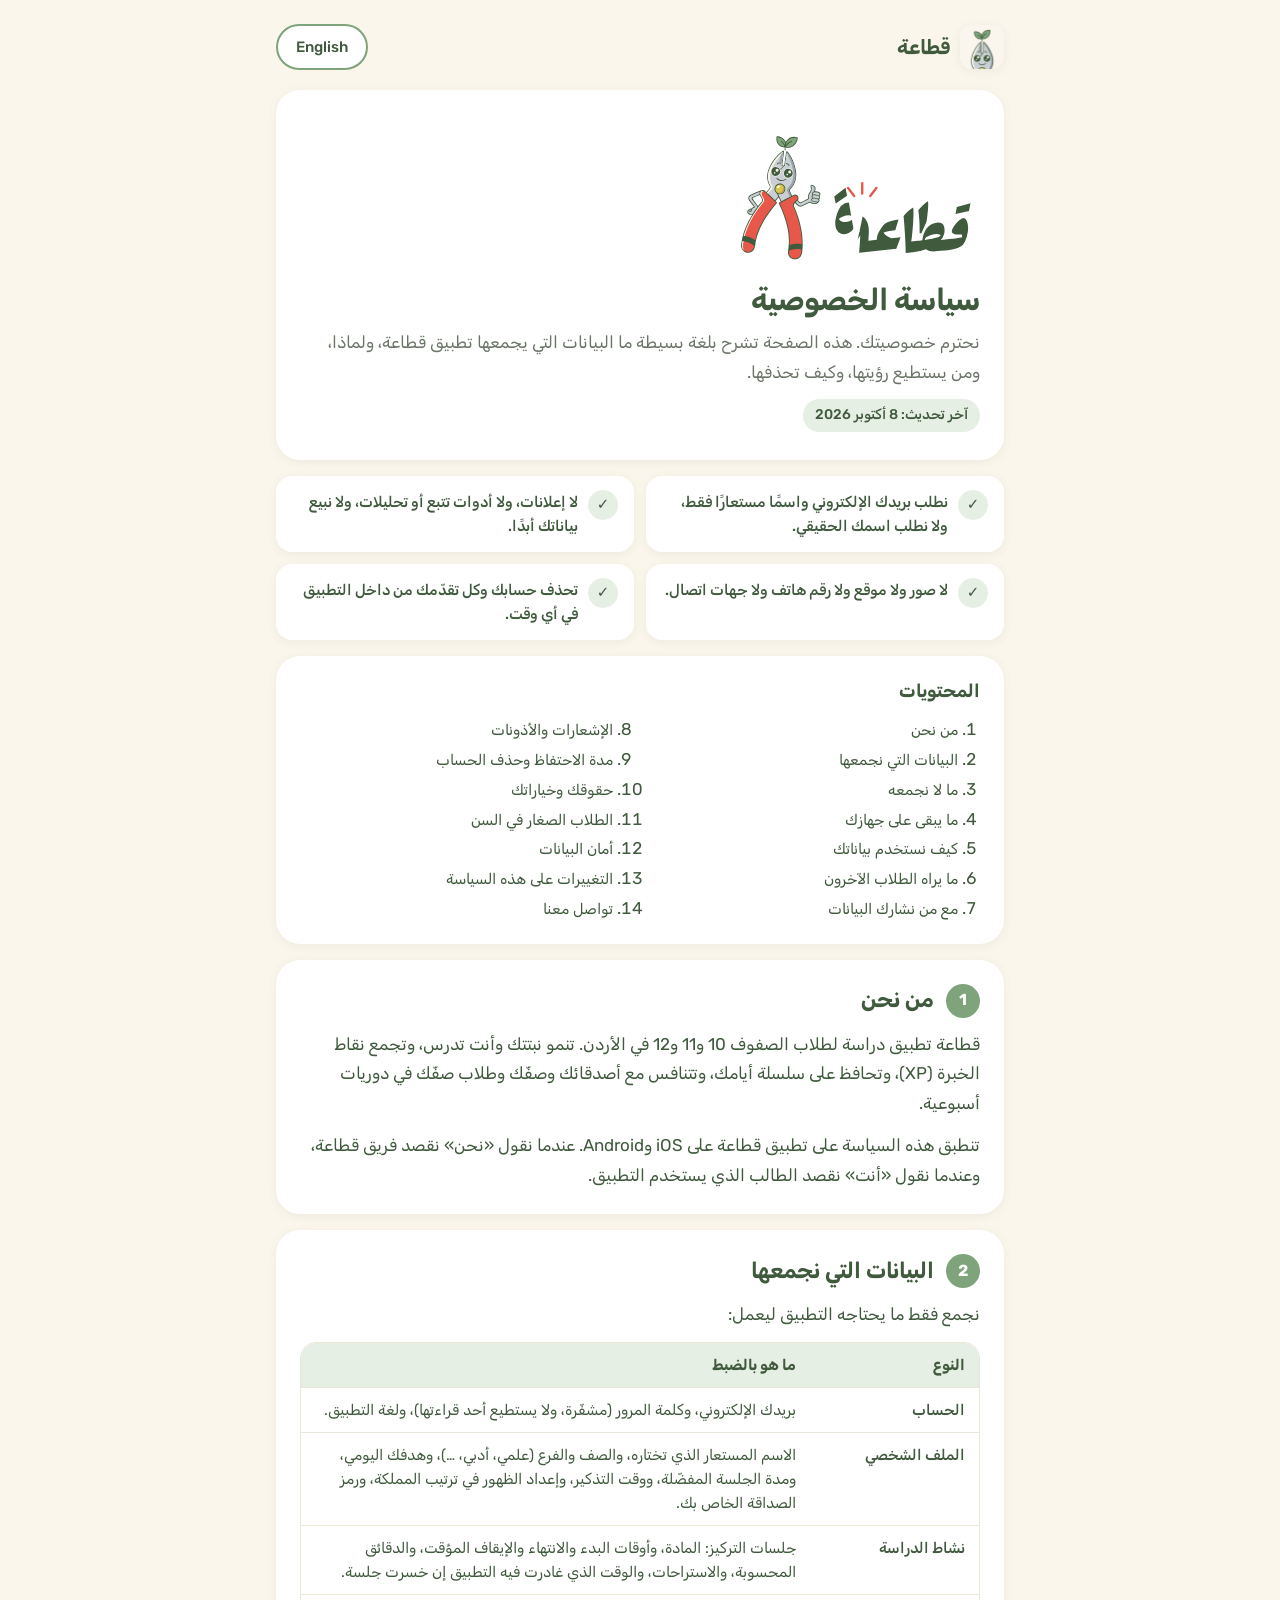
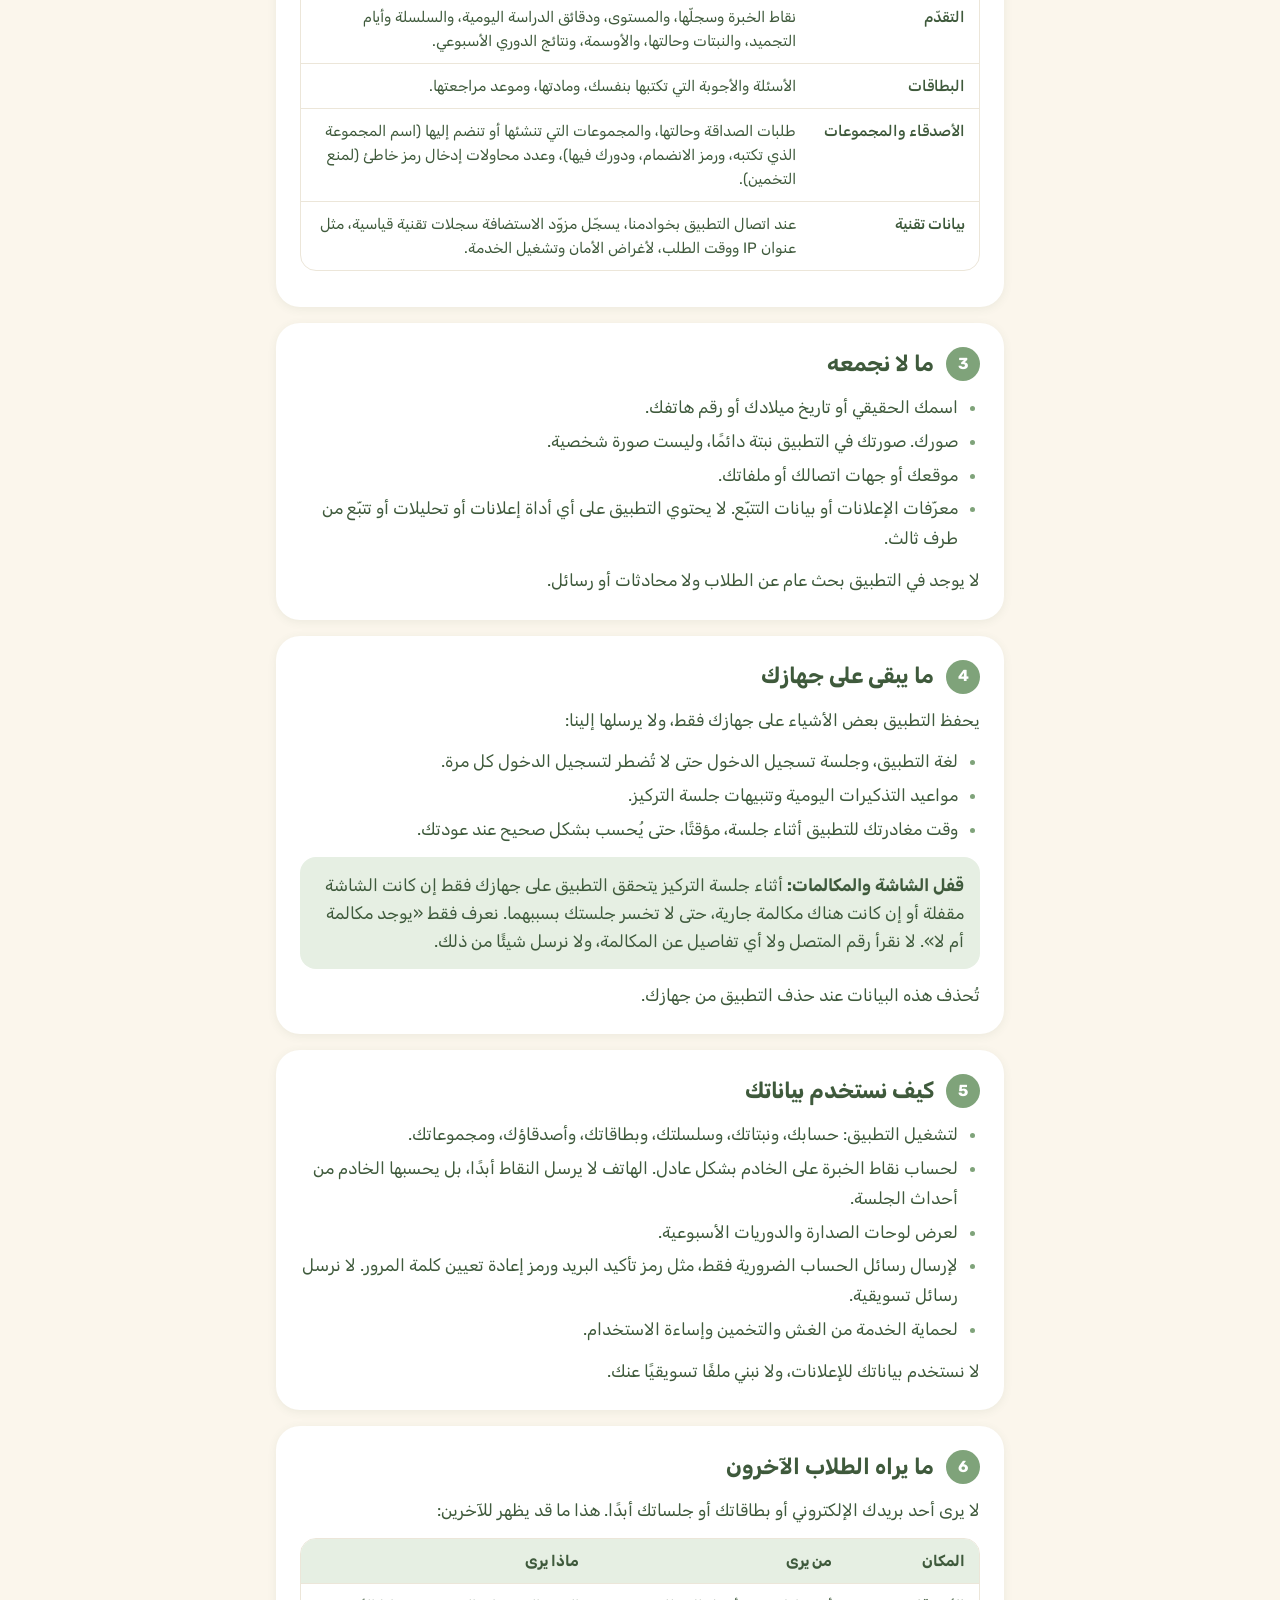
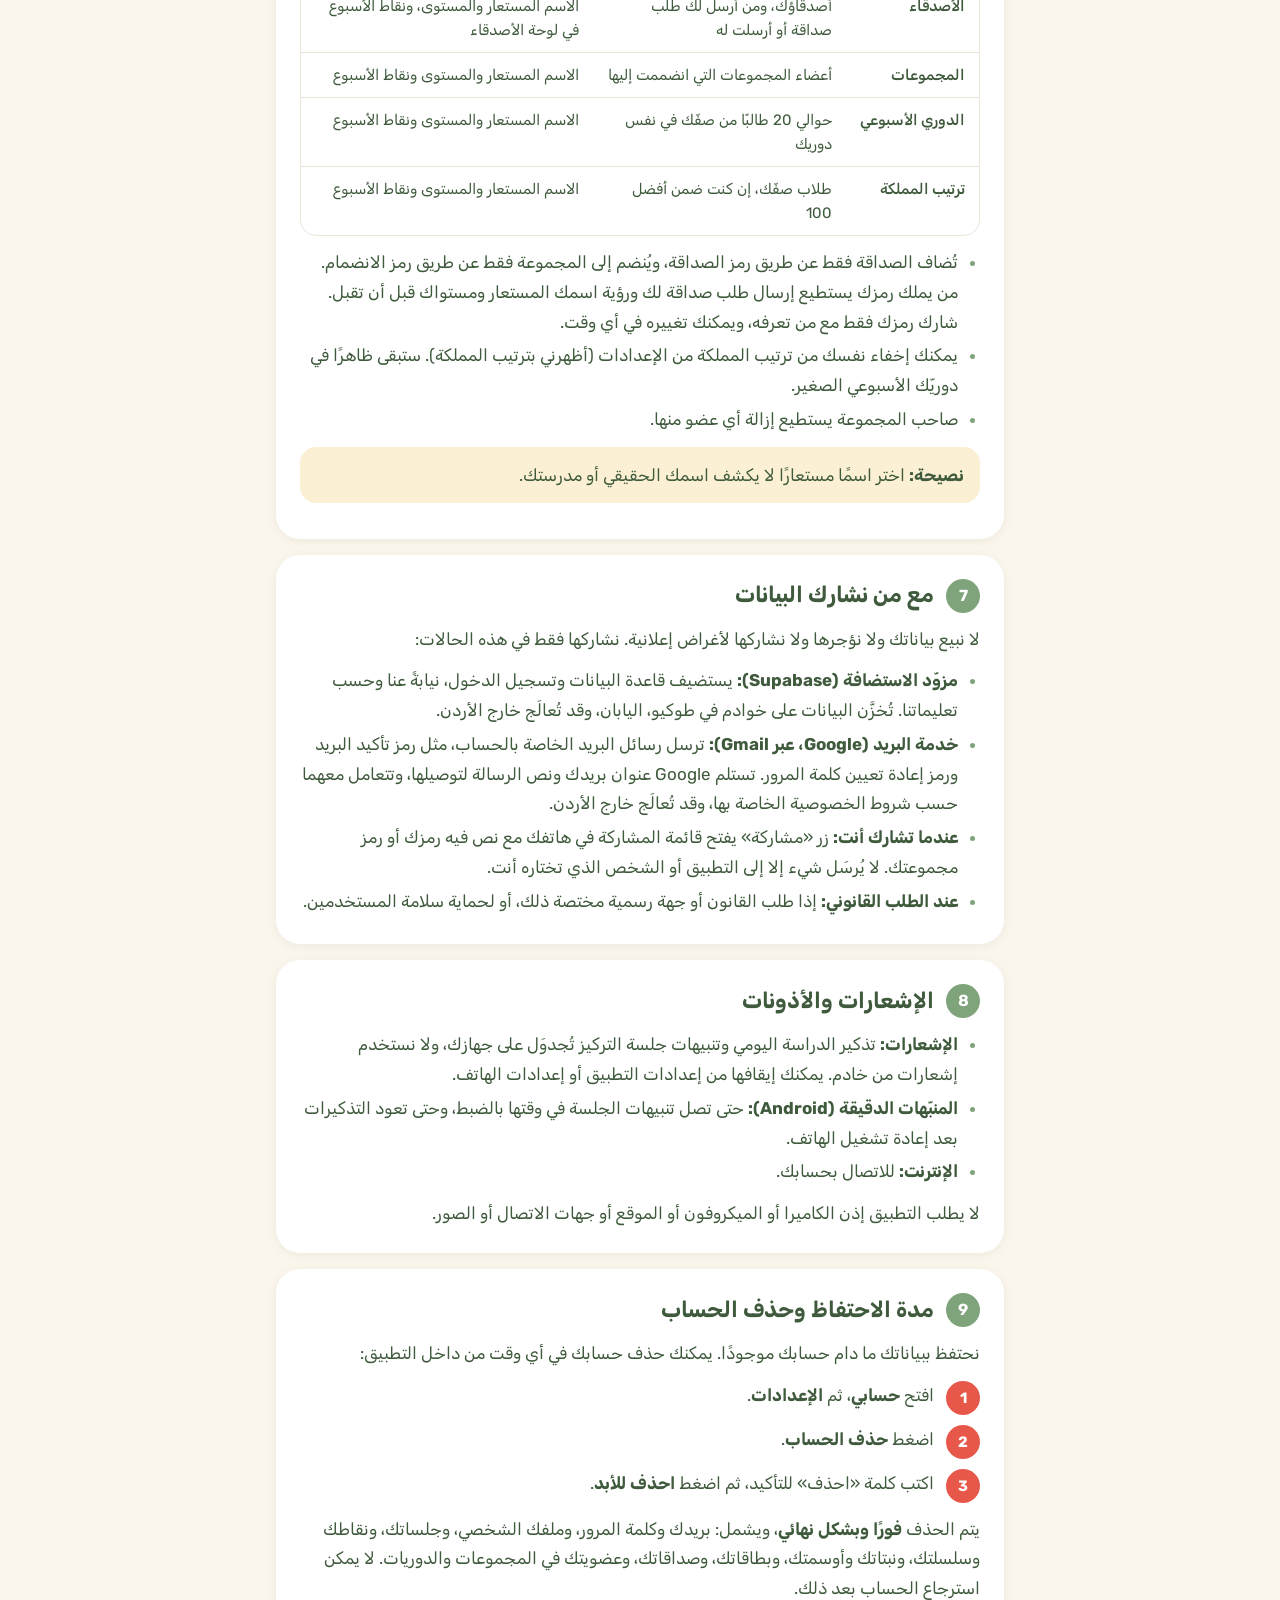
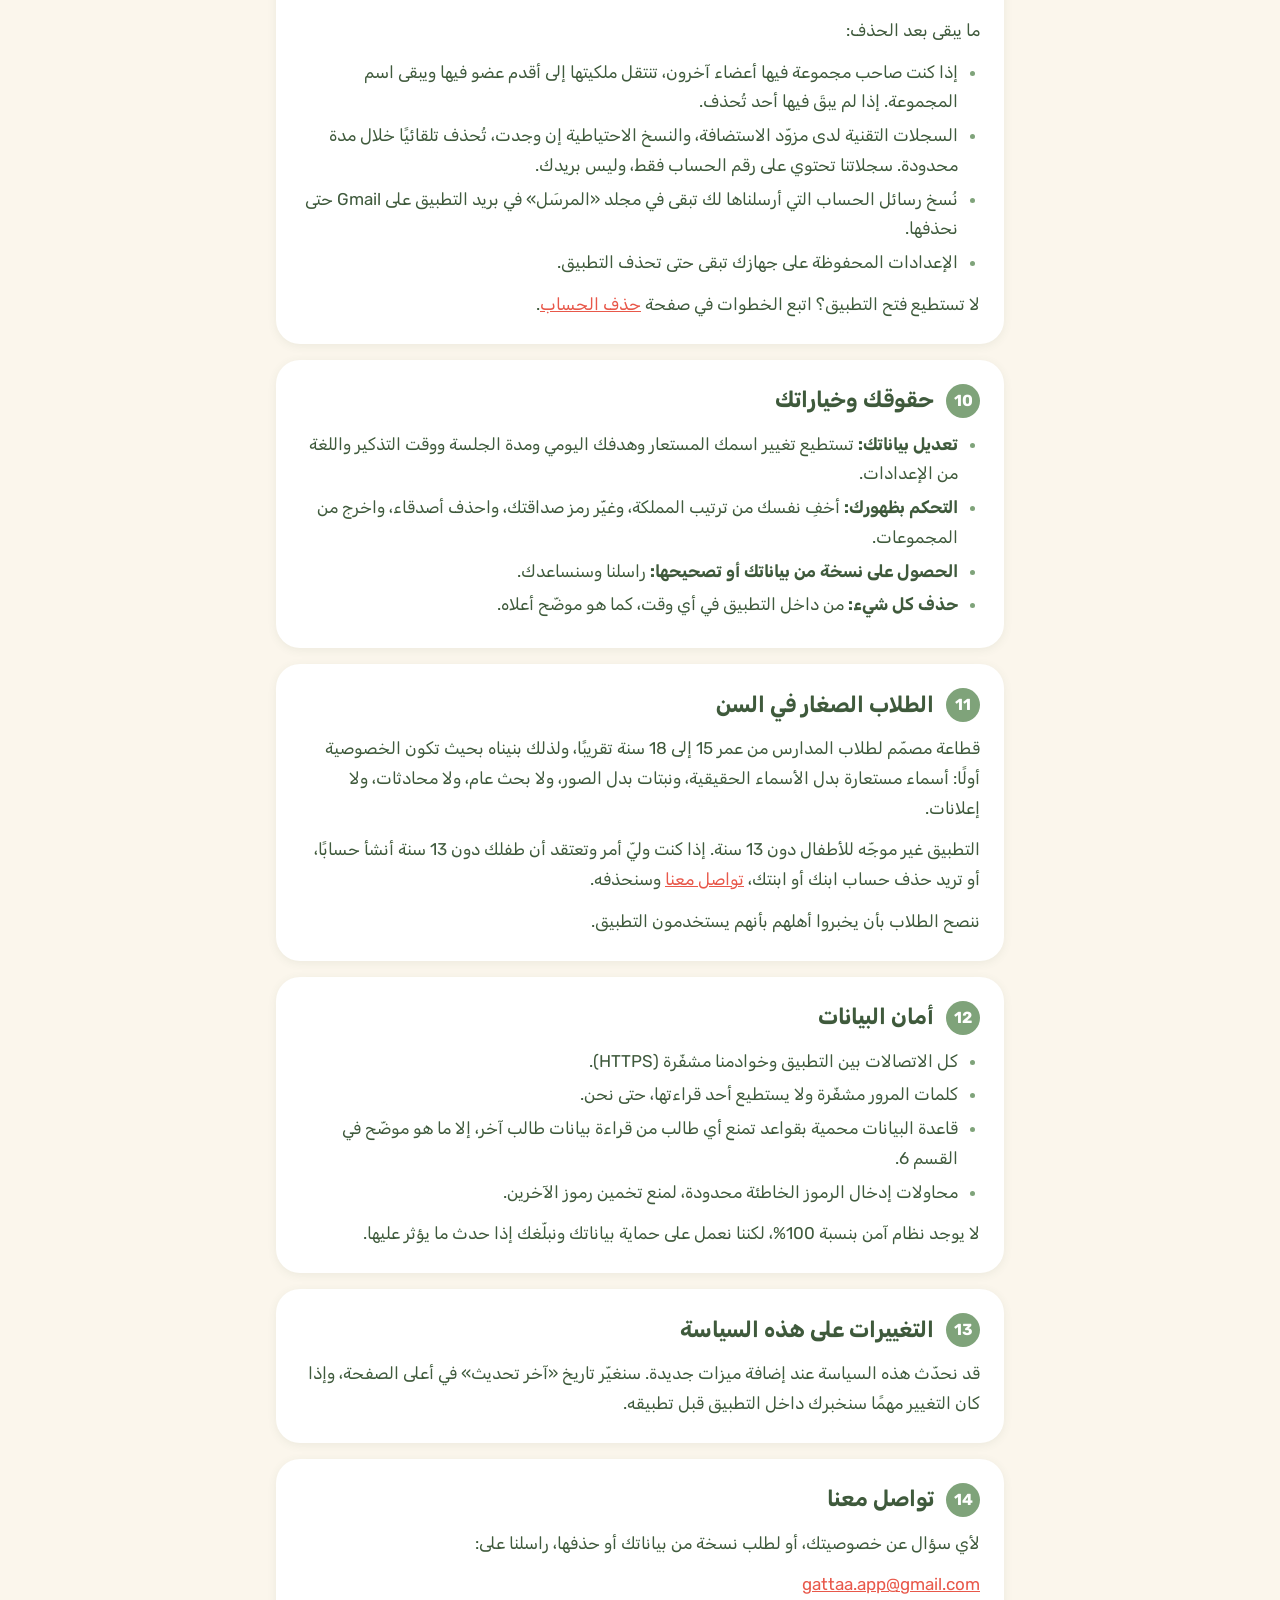
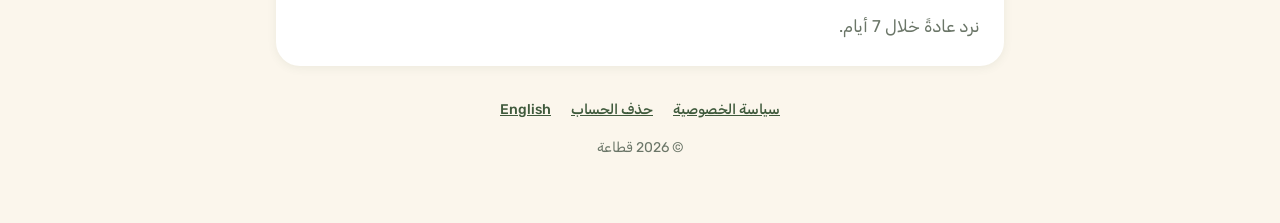
<file: index.html>
<!doctype html>
<html lang="ar" dir="rtl">
<head>
  <meta charset="utf-8">
  <meta name="viewport" content="width=device-width, initial-scale=1">
  <title>سياسة الخصوصية | قطاعة</title>
  <meta name="description" content="سياسة الخصوصية لتطبيق قطاعة: ما البيانات التي نجمعها، ولماذا، ومن يراها، وكيف تحذف حسابك.">
  <meta name="theme-color" content="#FBF6EC">
  <link rel="icon" type="image/png" href="favicon.png">
  <link rel="apple-touch-icon" href="assets/images/icon.png">
  <link rel="alternate" hreflang="ar" href="./">
  <link rel="alternate" hreflang="en" href="en/">
  <link rel="stylesheet" href="assets/styles.css">
</head>
<body>
  <div class="page">
    <header class="topbar">
      <a class="brand" href="./">
        <img src="assets/images/icon.png" alt="" width="44" height="44">
        <span>قطاعة</span>
      </a>
      <a class="lang-switch" href="en/" hreflang="en" lang="en">English</a>
    </header>

    <main>
      <section class="hero">
        <div>
          <img class="hero-logo" src="assets/images/logo.svg" alt="قطاعة" width="260" height="155">
          <h1>سياسة الخصوصية</h1>
          <p>نحترم خصوصيتك. هذه الصفحة تشرح بلغة بسيطة ما البيانات التي يجمعها تطبيق قطاعة، ولماذا، ومن يستطيع رؤيتها، وكيف تحذفها.</p>
          <span class="updated">آخر تحديث: 8 أكتوبر 2026</span>
        </div>
      </section>

      <ul class="summary" aria-label="باختصار">
        <li><span class="dot">✓</span>نطلب بريدك الإلكتروني واسمًا مستعارًا فقط، ولا نطلب اسمك الحقيقي.</li>
        <li><span class="dot">✓</span>لا إعلانات، ولا أدوات تتبع أو تحليلات، ولا نبيع بياناتك أبدًا.</li>
        <li><span class="dot">✓</span>لا صور ولا موقع ولا رقم هاتف ولا جهات اتصال.</li>
        <li><span class="dot">✓</span>تحذف حسابك وكل تقدّمك من داخل التطبيق في أي وقت.</li>
      </ul>

      <nav class="toc" aria-label="المحتويات">
        <h2>المحتويات</h2>
        <ol>
          <li><a href="#about">من نحن</a></li>
          <li><a href="#collect">البيانات التي نجمعها</a></li>
          <li><a href="#not-collect">ما لا نجمعه</a></li>
          <li><a href="#device">ما يبقى على جهازك</a></li>
          <li><a href="#use">كيف نستخدم بياناتك</a></li>
          <li><a href="#visible">ما يراه الطلاب الآخرون</a></li>
          <li><a href="#sharing">مع من نشارك البيانات</a></li>
          <li><a href="#notifications">الإشعارات والأذونات</a></li>
          <li><a href="#retention">مدة الاحتفاظ وحذف الحساب</a></li>
          <li><a href="#choices">حقوقك وخياراتك</a></li>
          <li><a href="#teens">الطلاب الصغار في السن</a></li>
          <li><a href="#security">أمان البيانات</a></li>
          <li><a href="#changes">التغييرات على هذه السياسة</a></li>
          <li><a href="#contact">تواصل معنا</a></li>
        </ol>
      </nav>

      <section class="card" id="about">
        <h2><span class="num">1</span>من نحن</h2>
        <p>قطاعة تطبيق دراسة لطلاب الصفوف 10 و11 و12 في الأردن. تنمو نبتتك وأنت تدرس، وتجمع نقاط الخبرة (<span class="ltr">XP</span>)، وتحافظ على سلسلة أيامك، وتتنافس مع أصدقائك وصفّك وطلاب صفّك في دوريات أسبوعية.</p>
        <p>تنطبق هذه السياسة على تطبيق قطاعة على <span class="ltr">iOS</span> و<span class="ltr">Android</span>. عندما نقول «نحن» نقصد فريق قطاعة، وعندما نقول «أنت» نقصد الطالب الذي يستخدم التطبيق.</p>
      </section>

      <section class="card" id="collect">
        <h2><span class="num">2</span>البيانات التي نجمعها</h2>
        <p>نجمع فقط ما يحتاجه التطبيق ليعمل:</p>
        <div class="table-wrap">
          <table class="stack">
            <thead>
              <tr><th>النوع</th><th>ما هو بالضبط</th></tr>
            </thead>
            <tbody>
              <tr>
                <td>الحساب</td>
                <td>بريدك الإلكتروني، وكلمة المرور (مشفّرة، ولا يستطيع أحد قراءتها)، ولغة التطبيق.</td>
              </tr>
              <tr>
                <td>الملف الشخصي</td>
                <td>الاسم المستعار الذي تختاره، والصف والفرع (علمي، أدبي، …)، وهدفك اليومي، ومدة الجلسة المفضّلة، ووقت التذكير، وإعداد الظهور في ترتيب المملكة، ورمز الصداقة الخاص بك.</td>
              </tr>
              <tr>
                <td>نشاط الدراسة</td>
                <td>جلسات التركيز: المادة، وأوقات البدء والانتهاء والإيقاف المؤقت، والدقائق المحسوبة، والاستراحات، والوقت الذي غادرت فيه التطبيق إن خسرت جلسة.</td>
              </tr>
              <tr>
                <td>التقدّم</td>
                <td>نقاط الخبرة وسجلّها، والمستوى، ودقائق الدراسة اليومية، والسلسلة وأيام التجميد، والنبتات وحالتها، والأوسمة، ونتائج الدوري الأسبوعي.</td>
              </tr>
              <tr>
                <td>البطاقات</td>
                <td>الأسئلة والأجوبة التي تكتبها بنفسك، ومادتها، وموعد مراجعتها.</td>
              </tr>
              <tr>
                <td>الأصدقاء والمجموعات</td>
                <td>طلبات الصداقة وحالتها، والمجموعات التي تنشئها أو تنضم إليها (اسم المجموعة الذي تكتبه، ورمز الانضمام، ودورك فيها)، وعدد محاولات إدخال رمز خاطئ (لمنع التخمين).</td>
              </tr>
              <tr>
                <td>بيانات تقنية</td>
                <td>عند اتصال التطبيق بخوادمنا، يسجّل مزوّد الاستضافة سجلات تقنية قياسية، مثل عنوان <span class="ltr">IP</span> ووقت الطلب، لأغراض الأمان وتشغيل الخدمة.</td>
              </tr>
            </tbody>
          </table>
        </div>
      </section>

      <section class="card" id="not-collect">
        <h2><span class="num">3</span>ما لا نجمعه</h2>
        <ul>
          <li>اسمك الحقيقي أو تاريخ ميلادك أو رقم هاتفك.</li>
          <li>صورك. صورتك في التطبيق نبتة دائمًا، وليست صورة شخصية.</li>
          <li>موقعك أو جهات اتصالك أو ملفاتك.</li>
          <li>معرّفات الإعلانات أو بيانات التتبّع. لا يحتوي التطبيق على أي أداة إعلانات أو تحليلات أو تتبّع من طرف ثالث.</li>
        </ul>
        <p>لا يوجد في التطبيق بحث عام عن الطلاب ولا محادثات أو رسائل.</p>
      </section>

      <section class="card" id="device">
        <h2><span class="num">4</span>ما يبقى على جهازك</h2>
        <p>يحفظ التطبيق بعض الأشياء على جهازك فقط، ولا يرسلها إلينا:</p>
        <ul>
          <li>لغة التطبيق، وجلسة تسجيل الدخول حتى لا تُضطر لتسجيل الدخول كل مرة.</li>
          <li>مواعيد التذكيرات اليومية وتنبيهات جلسة التركيز.</li>
          <li>وقت مغادرتك للتطبيق أثناء جلسة، مؤقتًا، حتى يُحسب بشكل صحيح عند عودتك.</li>
        </ul>
        <div class="callout">
          <p><strong>قفل الشاشة والمكالمات:</strong> أثناء جلسة التركيز يتحقق التطبيق على جهازك فقط إن كانت الشاشة مقفلة أو إن كانت هناك مكالمة جارية، حتى لا تخسر جلستك بسببهما. نعرف فقط «يوجد مكالمة أم لا». لا نقرأ رقم المتصل ولا أي تفاصيل عن المكالمة، ولا نرسل شيئًا من ذلك.</p>
        </div>
        <p>تُحذف هذه البيانات عند حذف التطبيق من جهازك.</p>
      </section>

      <section class="card" id="use">
        <h2><span class="num">5</span>كيف نستخدم بياناتك</h2>
        <ul>
          <li>لتشغيل التطبيق: حسابك، ونبتاتك، وسلسلتك، وبطاقاتك، وأصدقاؤك، ومجموعاتك.</li>
          <li>لحساب نقاط الخبرة على الخادم بشكل عادل. الهاتف لا يرسل النقاط أبدًا، بل يحسبها الخادم من أحداث الجلسة.</li>
          <li>لعرض لوحات الصدارة والدوريات الأسبوعية.</li>
          <li>لإرسال رسائل الحساب الضرورية فقط، مثل رمز تأكيد البريد ورمز إعادة تعيين كلمة المرور. لا نرسل رسائل تسويقية.</li>
          <li>لحماية الخدمة من الغش والتخمين وإساءة الاستخدام.</li>
        </ul>
        <p>لا نستخدم بياناتك للإعلانات، ولا نبني ملفًا تسويقيًا عنك.</p>
      </section>

      <section class="card" id="visible">
        <h2><span class="num">6</span>ما يراه الطلاب الآخرون</h2>
        <p>لا يرى أحد بريدك الإلكتروني أو بطاقاتك أو جلساتك أبدًا. هذا ما قد يظهر للآخرين:</p>
        <div class="table-wrap">
          <table class="stack">
            <thead>
              <tr><th>المكان</th><th>من يرى</th><th>ماذا يرى</th></tr>
            </thead>
            <tbody>
              <tr>
                <td>الأصدقاء</td>
                <td data-label="من يرى">أصدقاؤك، ومن أرسل لك طلب صداقة أو أرسلت له</td>
                <td data-label="ماذا يرى">الاسم المستعار والمستوى، ونقاط الأسبوع في لوحة الأصدقاء</td>
              </tr>
              <tr>
                <td>المجموعات</td>
                <td data-label="من يرى">أعضاء المجموعات التي انضممت إليها</td>
                <td data-label="ماذا يرى">الاسم المستعار والمستوى ونقاط الأسبوع</td>
              </tr>
              <tr>
                <td>الدوري الأسبوعي</td>
                <td data-label="من يرى">حوالي 20 طالبًا من صفّك في نفس دوريك</td>
                <td data-label="ماذا يرى">الاسم المستعار والمستوى ونقاط الأسبوع</td>
              </tr>
              <tr>
                <td>ترتيب المملكة</td>
                <td data-label="من يرى">طلاب صفّك، إن كنت ضمن أفضل 100</td>
                <td data-label="ماذا يرى">الاسم المستعار والمستوى ونقاط الأسبوع</td>
              </tr>
            </tbody>
          </table>
        </div>
        <ul>
          <li>تُضاف الصداقة فقط عن طريق رمز الصداقة، ويُنضم إلى المجموعة فقط عن طريق رمز الانضمام. من يملك رمزك يستطيع إرسال طلب صداقة لك ورؤية اسمك المستعار ومستواك قبل أن تقبل. شارك رمزك فقط مع من تعرفه، ويمكنك تغييره في أي وقت.</li>
          <li>يمكنك إخفاء نفسك من ترتيب المملكة من الإعدادات (أظهرني بترتيب المملكة). ستبقى ظاهرًا في دوريّك الأسبوعي الصغير.</li>
          <li>صاحب المجموعة يستطيع إزالة أي عضو منها.</li>
        </ul>
        <div class="callout gold">
          <p><strong>نصيحة:</strong> اختر اسمًا مستعارًا لا يكشف اسمك الحقيقي أو مدرستك.</p>
        </div>
      </section>

      <section class="card" id="sharing">
        <h2><span class="num">7</span>مع من نشارك البيانات</h2>
        <p>لا نبيع بياناتك ولا نؤجرها ولا نشاركها لأغراض إعلانية. نشاركها فقط في هذه الحالات:</p>
        <ul>
          <li><strong>مزوّد الاستضافة (<span class="ltr">Supabase</span>):</strong> يستضيف قاعدة البيانات وتسجيل الدخول، نيابةً عنا وحسب تعليماتنا. تُخزَّن البيانات على خوادم في طوكيو، اليابان، وقد تُعالَج خارج الأردن.</li>
          <li><strong>خدمة البريد (<span class="ltr">Google</span>، عبر <span class="ltr">Gmail</span>):</strong> ترسل رسائل البريد الخاصة بالحساب، مثل رمز تأكيد البريد ورمز إعادة تعيين كلمة المرور. تستلم <span class="ltr">Google</span> عنوان بريدك ونص الرسالة لتوصيلها، وتتعامل معهما حسب شروط الخصوصية الخاصة بها، وقد تُعالَج خارج الأردن.</li>
          <li><strong>عندما تشارك أنت:</strong> زر «مشاركة» يفتح قائمة المشاركة في هاتفك مع نص فيه رمزك أو رمز مجموعتك. لا يُرسَل شيء إلا إلى التطبيق أو الشخص الذي تختاره أنت.</li>
          <li><strong>عند الطلب القانوني:</strong> إذا طلب القانون أو جهة رسمية مختصة ذلك، أو لحماية سلامة المستخدمين.</li>
        </ul>
      </section>

      <section class="card" id="notifications">
        <h2><span class="num">8</span>الإشعارات والأذونات</h2>
        <ul>
          <li><strong>الإشعارات:</strong> تذكير الدراسة اليومي وتنبيهات جلسة التركيز تُجدوَل على جهازك، ولا نستخدم إشعارات من خادم. يمكنك إيقافها من إعدادات التطبيق أو إعدادات الهاتف.</li>
          <li><strong>المنبّهات الدقيقة (<span class="ltr">Android</span>):</strong> حتى تصل تنبيهات الجلسة في وقتها بالضبط، وحتى تعود التذكيرات بعد إعادة تشغيل الهاتف.</li>
          <li><strong>الإنترنت:</strong> للاتصال بحسابك.</li>
        </ul>
        <p>لا يطلب التطبيق إذن الكاميرا أو الميكروفون أو الموقع أو جهات الاتصال أو الصور.</p>
      </section>

      <section class="card" id="retention">
        <h2><span class="num">9</span>مدة الاحتفاظ وحذف الحساب</h2>
        <p>نحتفظ ببياناتك ما دام حسابك موجودًا. يمكنك حذف حسابك في أي وقت من داخل التطبيق:</p>
        <ol class="steps">
          <li>افتح <strong>حسابي</strong>، ثم <strong>الإعدادات</strong>.</li>
          <li>اضغط <strong>حذف الحساب</strong>.</li>
          <li>اكتب كلمة «احذف» للتأكيد، ثم اضغط <strong>احذف للأبد</strong>.</li>
        </ol>
        <p>يتم الحذف <strong>فورًا وبشكل نهائي</strong>، ويشمل: بريدك وكلمة المرور، وملفك الشخصي، وجلساتك، ونقاطك وسلسلتك، ونبتاتك وأوسمتك، وبطاقاتك، وصداقاتك، وعضويتك في المجموعات والدوريات. لا يمكن استرجاع الحساب بعد ذلك.</p>
        <p>ما يبقى بعد الحذف:</p>
        <ul>
          <li>إذا كنت صاحب مجموعة فيها أعضاء آخرون، تنتقل ملكيتها إلى أقدم عضو فيها ويبقى اسم المجموعة. إذا لم يبقَ فيها أحد تُحذف.</li>
          <li>السجلات التقنية لدى مزوّد الاستضافة، والنسخ الاحتياطية إن وجدت، تُحذف تلقائيًا خلال مدة محدودة. سجلاتنا تحتوي على رقم الحساب فقط، وليس بريدك.</li>
          <li>نُسخ رسائل الحساب التي أرسلناها لك تبقى في مجلد «المرسَل» في بريد التطبيق على <span class="ltr">Gmail</span> حتى نحذفها.</li>
          <li>الإعدادات المحفوظة على جهازك تبقى حتى تحذف التطبيق.</li>
        </ul>
        <p>لا تستطيع فتح التطبيق؟ اتبع الخطوات في صفحة <a href="delete-account/">حذف الحساب</a>.</p>
      </section>

      <section class="card" id="choices">
        <h2><span class="num">10</span>حقوقك وخياراتك</h2>
        <ul>
          <li><strong>تعديل بياناتك:</strong> تستطيع تغيير اسمك المستعار وهدفك اليومي ومدة الجلسة ووقت التذكير واللغة من الإعدادات.</li>
          <li><strong>التحكم بظهورك:</strong> أخفِ نفسك من ترتيب المملكة، وغيّر رمز صداقتك، واحذف أصدقاء، واخرج من المجموعات.</li>
          <li><strong>الحصول على نسخة من بياناتك أو تصحيحها:</strong> راسلنا وسنساعدك.</li>
          <li><strong>حذف كل شيء:</strong> من داخل التطبيق في أي وقت، كما هو موضّح أعلاه.</li>
        </ul>
      </section>

      <section class="card" id="teens">
        <h2><span class="num">11</span>الطلاب الصغار في السن</h2>
        <p>قطاعة مصمّم لطلاب المدارس من عمر 15 إلى 18 سنة تقريبًا، ولذلك بنيناه بحيث تكون الخصوصية أولًا: أسماء مستعارة بدل الأسماء الحقيقية، ونبتات بدل الصور، ولا بحث عام، ولا محادثات، ولا إعلانات.</p>
        <p>التطبيق غير موجّه للأطفال دون 13 سنة. إذا كنت وليّ أمر وتعتقد أن طفلك دون 13 سنة أنشأ حسابًا، أو تريد حذف حساب ابنك أو ابنتك، <a href="#contact">تواصل معنا</a> وسنحذفه.</p>
        <p>ننصح الطلاب بأن يخبروا أهلهم بأنهم يستخدمون التطبيق.</p>
      </section>

      <section class="card" id="security">
        <h2><span class="num">12</span>أمان البيانات</h2>
        <ul>
          <li>كل الاتصالات بين التطبيق وخوادمنا مشفّرة (<span class="ltr">HTTPS</span>).</li>
          <li>كلمات المرور مشفّرة ولا يستطيع أحد قراءتها، حتى نحن.</li>
          <li>قاعدة البيانات محمية بقواعد تمنع أي طالب من قراءة بيانات طالب آخر، إلا ما هو موضّح في القسم 6.</li>
          <li>محاولات إدخال الرموز الخاطئة محدودة، لمنع تخمين رموز الآخرين.</li>
        </ul>
        <p>لا يوجد نظام آمن بنسبة 100%، لكننا نعمل على حماية بياناتك ونبلّغك إذا حدث ما يؤثر عليها.</p>
      </section>

      <section class="card" id="changes">
        <h2><span class="num">13</span>التغييرات على هذه السياسة</h2>
        <p>قد نحدّث هذه السياسة عند إضافة ميزات جديدة. سنغيّر تاريخ «آخر تحديث» في أعلى الصفحة، وإذا كان التغيير مهمًا سنخبرك داخل التطبيق قبل تطبيقه.</p>
      </section>

      <section class="card" id="contact">
        <h2><span class="num">14</span>تواصل معنا</h2>
        <p>لأي سؤال عن خصوصيتك، أو لطلب نسخة من بياناتك أو حذفها، راسلنا على:</p>
        <p><a class="ltr" href="mailto:gattaa.app@gmail.com">gattaa.app@gmail.com</a></p>
        <p class="muted">نرد عادةً خلال 7 أيام.</p>
      </section>
    </main>

    <footer class="footer">
      <nav>
        <a href="./">سياسة الخصوصية</a>
        <a href="delete-account/">حذف الحساب</a>
        <a href="en/" hreflang="en" lang="en">English</a>
      </nav>
      <p>© 2026 قطاعة</p>
    </footer>
  </div>
</body>
</html>
</file>
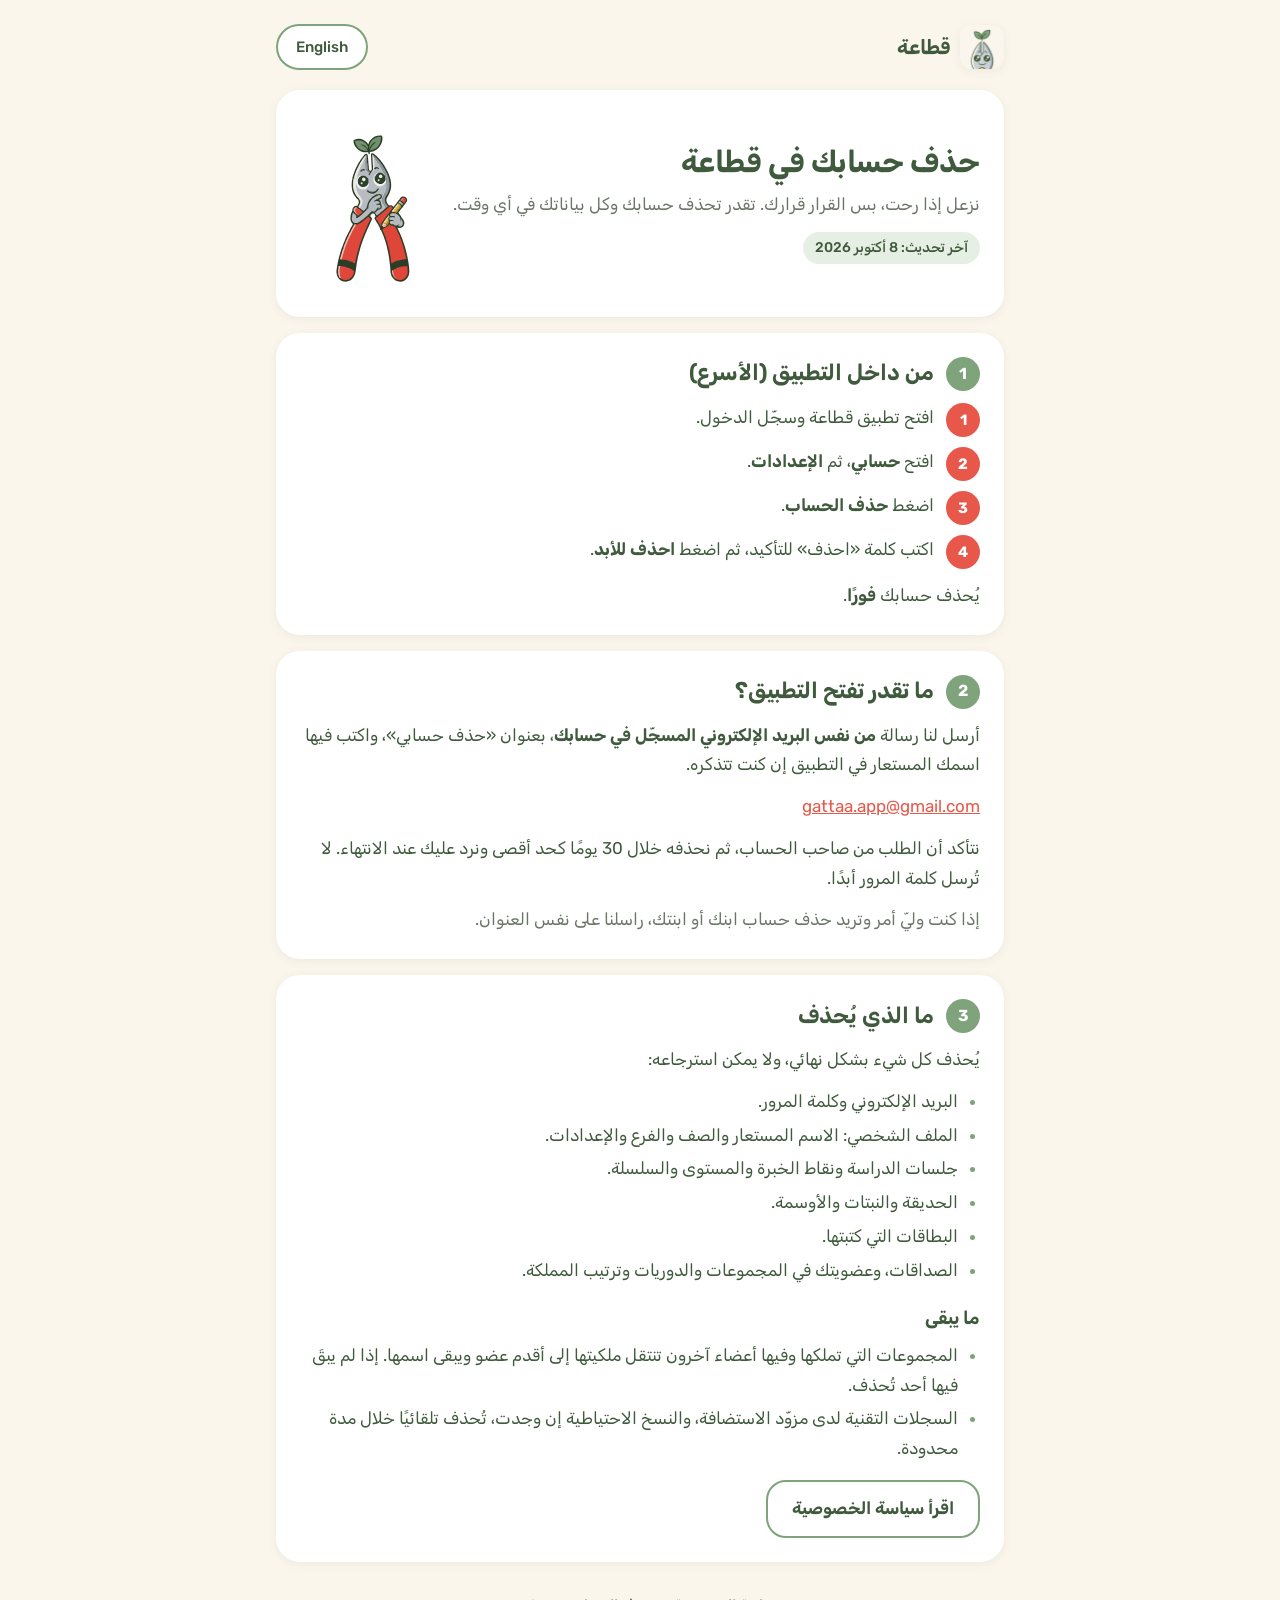
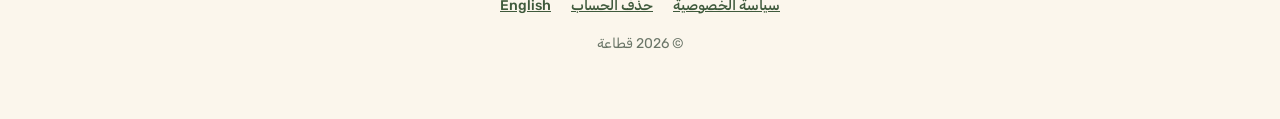
<file: delete-account/index.html>
<!doctype html>
<html lang="ar" dir="rtl">
<head>
  <meta charset="utf-8">
  <meta name="viewport" content="width=device-width, initial-scale=1">
  <title>حذف الحساب | قطاعة</title>
  <meta name="description" content="كيف تحذف حسابك في تطبيق قطاعة وكل بياناتك.">
  <meta name="theme-color" content="#FBF6EC">
  <link rel="icon" type="image/png" href="../favicon.png">
  <link rel="apple-touch-icon" href="../assets/images/icon.png">
  <link rel="alternate" hreflang="ar" href="./">
  <link rel="alternate" hreflang="en" href="../en/delete-account/">
  <link rel="stylesheet" href="../assets/styles.css">
</head>
<body>
  <div class="page">
    <header class="topbar">
      <a class="brand" href="../">
        <img src="../assets/images/icon.png" alt="" width="44" height="44">
        <span>قطاعة</span>
      </a>
      <a class="lang-switch" href="../en/delete-account/" hreflang="en" lang="en">English</a>
    </header>

    <main>
      <section class="hero">
        <div>
          <h1>حذف حسابك في قطاعة</h1>
          <p>نزعل إذا رحت، بس القرار قرارك. تقدر تحذف حسابك وكل بياناتك في أي وقت.</p>
          <span class="updated">آخر تحديث: 8 أكتوبر 2026</span>
        </div>
        <img class="hero-mascot" src="../assets/images/mascot_think.svg" alt="" width="120" height="171">
      </section>

      <section class="card" id="in-app">
        <h2><span class="num">1</span>من داخل التطبيق (الأسرع)</h2>
        <ol class="steps">
          <li>افتح تطبيق قطاعة وسجّل الدخول.</li>
          <li>افتح <strong>حسابي</strong>، ثم <strong>الإعدادات</strong>.</li>
          <li>اضغط <strong>حذف الحساب</strong>.</li>
          <li>اكتب كلمة «احذف» للتأكيد، ثم اضغط <strong>احذف للأبد</strong>.</li>
        </ol>
        <p>يُحذف حسابك <strong>فورًا</strong>.</p>
      </section>

      <section class="card" id="by-email">
        <h2><span class="num">2</span>ما تقدر تفتح التطبيق؟</h2>
        <p>أرسل لنا رسالة <strong>من نفس البريد الإلكتروني المسجّل في حسابك</strong>، بعنوان «حذف حسابي»، واكتب فيها اسمك المستعار في التطبيق إن كنت تتذكره.</p>
        <p><a class="ltr" href="mailto:gattaa.app@gmail.com?subject=Delete%20my%20Gattaa%20account">gattaa.app@gmail.com</a></p>
        <p>نتأكد أن الطلب من صاحب الحساب، ثم نحذفه خلال 30 يومًا كحد أقصى ونرد عليك عند الانتهاء. لا تُرسل كلمة المرور أبدًا.</p>
        <p class="muted">إذا كنت وليّ أمر وتريد حذف حساب ابنك أو ابنتك، راسلنا على نفس العنوان.</p>
      </section>

      <section class="card" id="what">
        <h2><span class="num">3</span>ما الذي يُحذف</h2>
        <p>يُحذف كل شيء بشكل نهائي، ولا يمكن استرجاعه:</p>
        <ul>
          <li>البريد الإلكتروني وكلمة المرور.</li>
          <li>الملف الشخصي: الاسم المستعار والصف والفرع والإعدادات.</li>
          <li>جلسات الدراسة ونقاط الخبرة والمستوى والسلسلة.</li>
          <li>الحديقة والنبتات والأوسمة.</li>
          <li>البطاقات التي كتبتها.</li>
          <li>الصداقات، وعضويتك في المجموعات والدوريات وترتيب المملكة.</li>
        </ul>
        <h3>ما يبقى</h3>
        <ul>
          <li>المجموعات التي تملكها وفيها أعضاء آخرون تنتقل ملكيتها إلى أقدم عضو ويبقى اسمها. إذا لم يبقَ فيها أحد تُحذف.</li>
          <li>السجلات التقنية لدى مزوّد الاستضافة، والنسخ الاحتياطية إن وجدت، تُحذف تلقائيًا خلال مدة محدودة.</li>
        </ul>
        <div class="actions">
          <a class="button outline" href="../#retention">اقرأ سياسة الخصوصية</a>
        </div>
      </section>
    </main>

    <footer class="footer">
      <nav>
        <a href="../">سياسة الخصوصية</a>
        <a href="./">حذف الحساب</a>
        <a href="../en/delete-account/" hreflang="en" lang="en">English</a>
      </nav>
      <p>© 2026 قطاعة</p>
    </footer>
  </div>
</body>
</html>
</file>
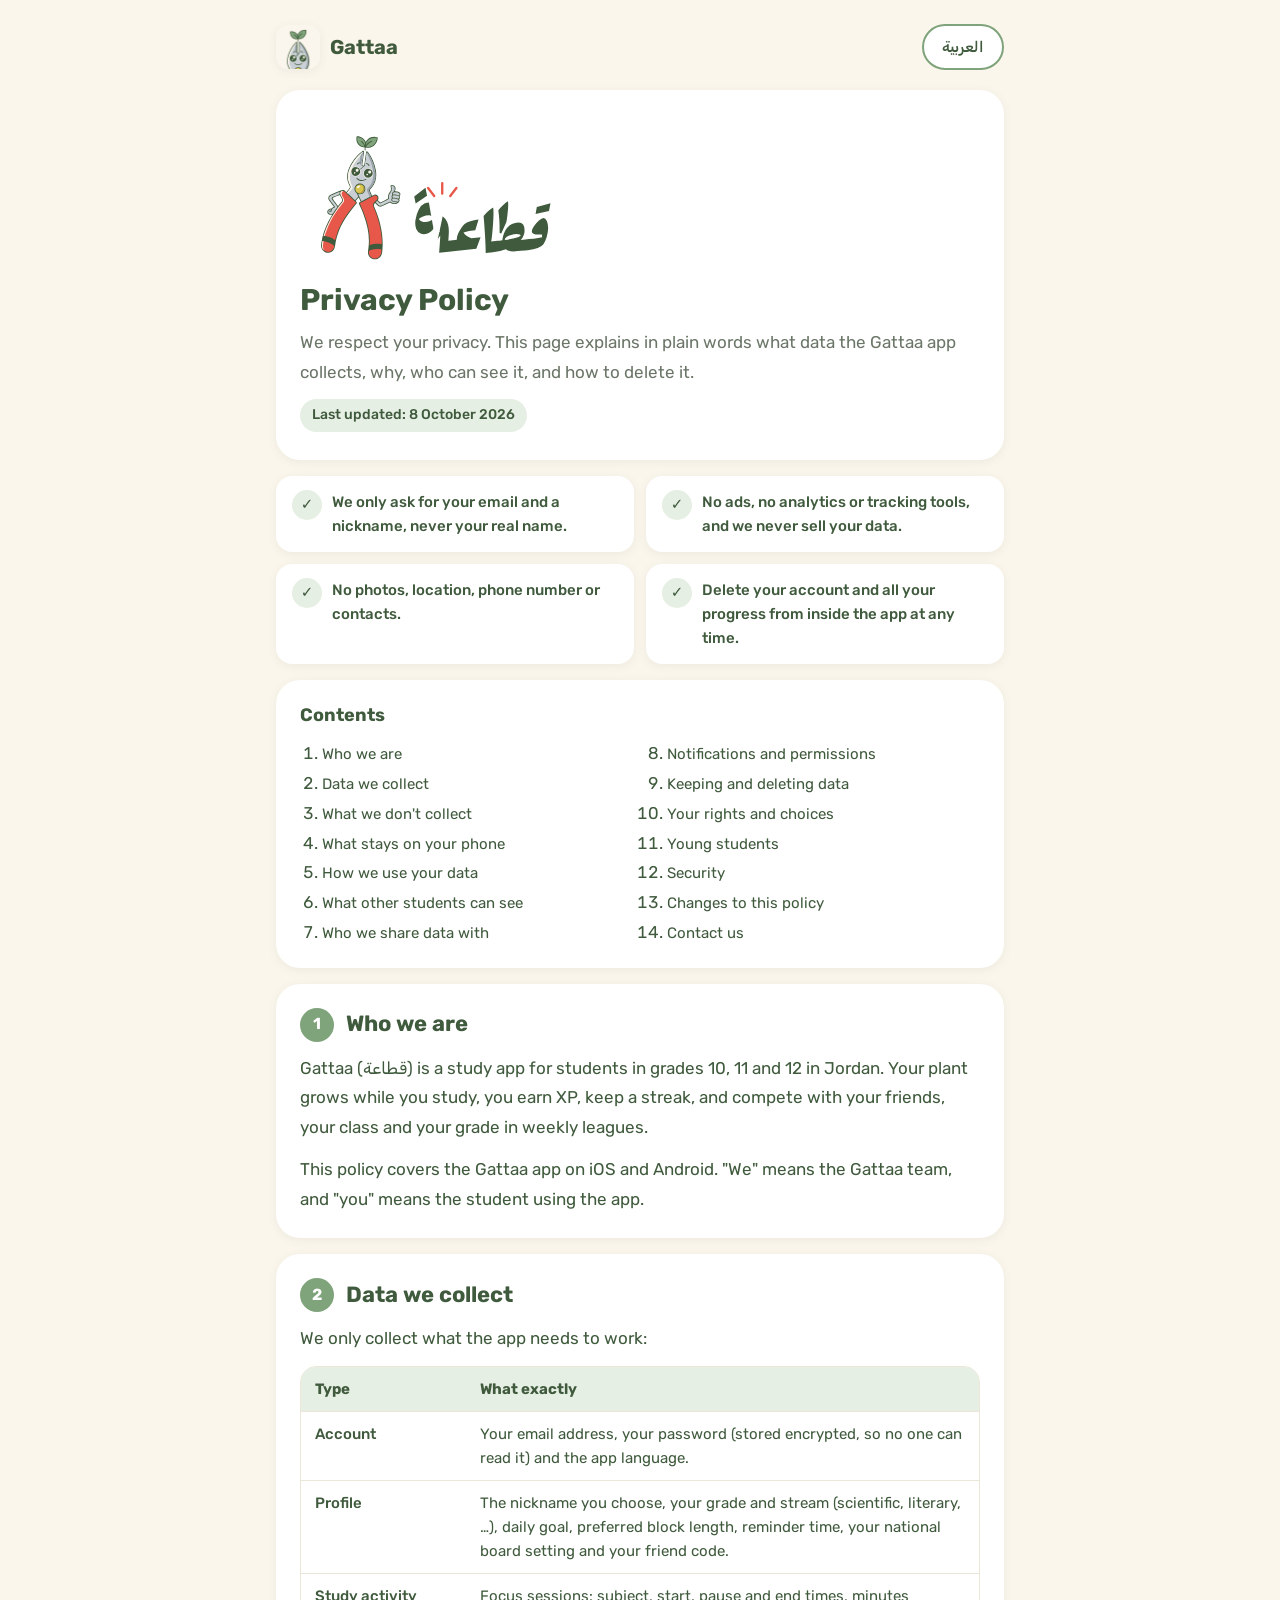
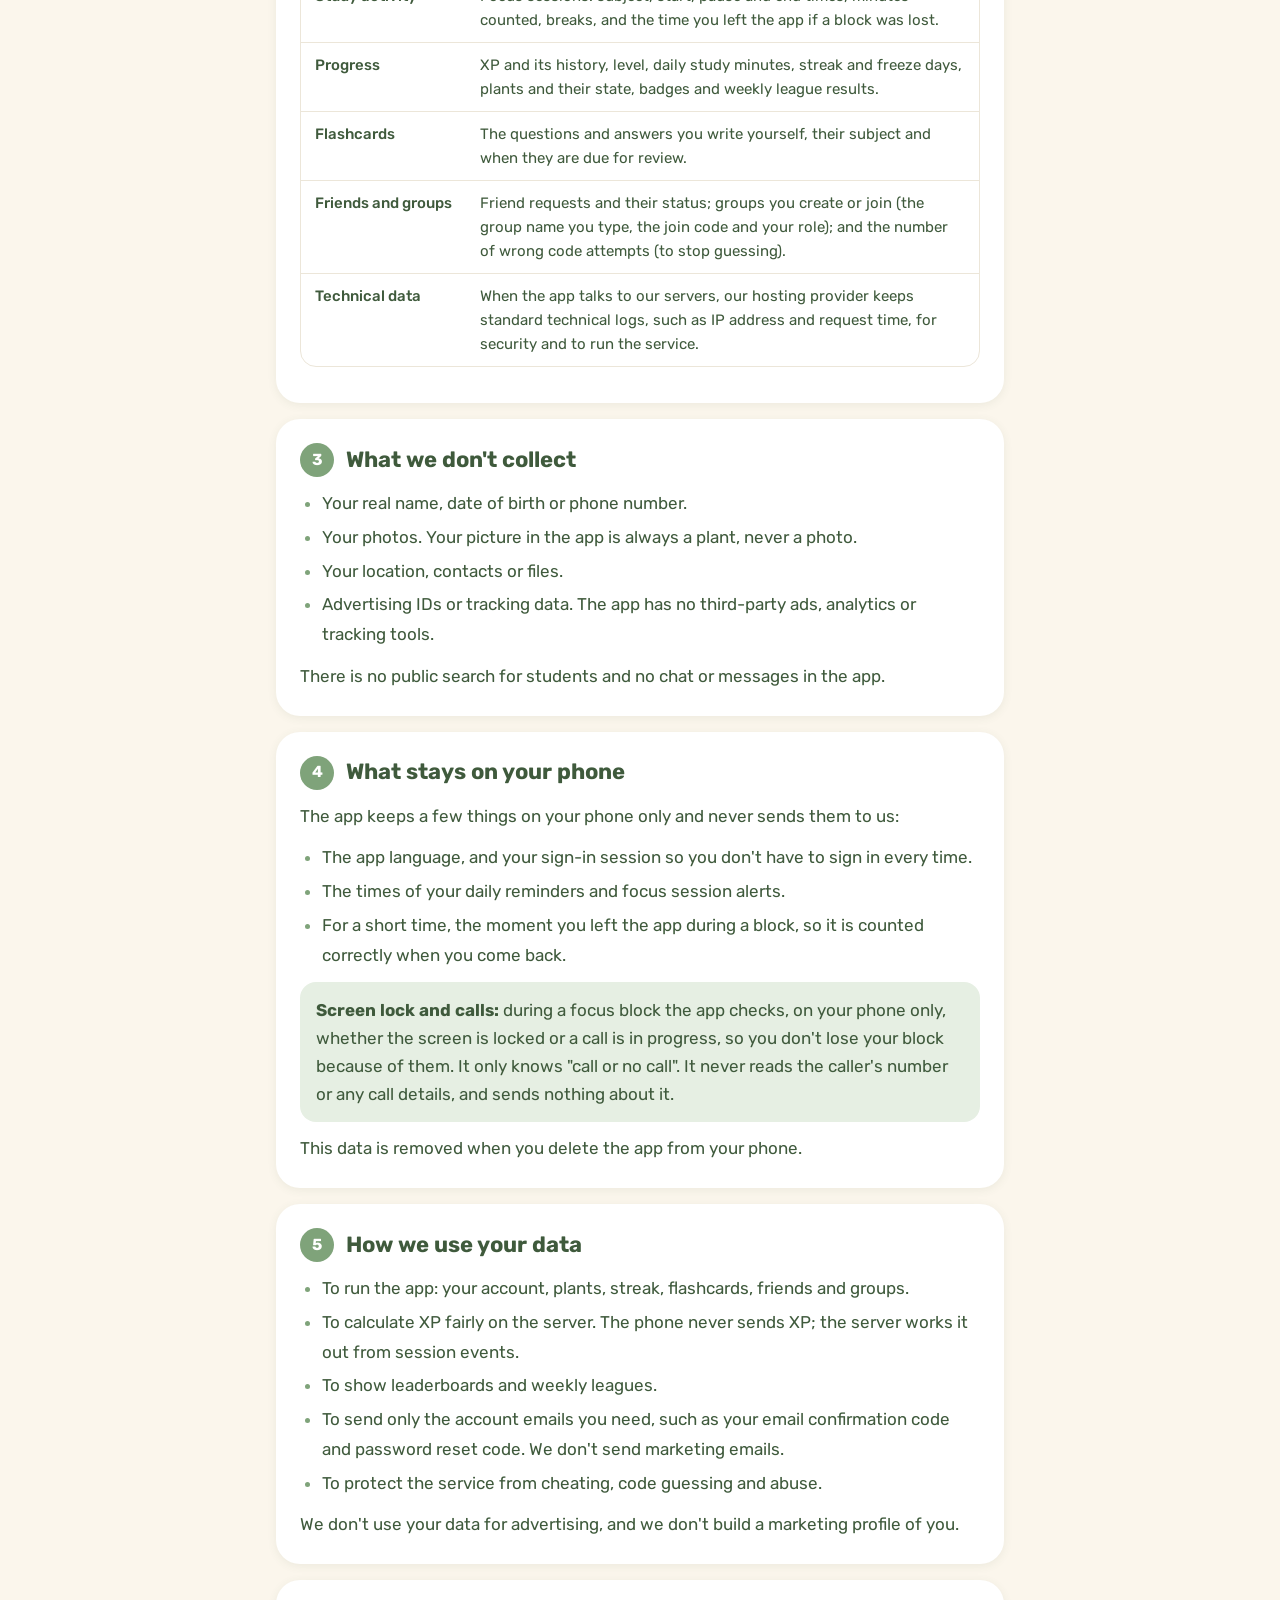
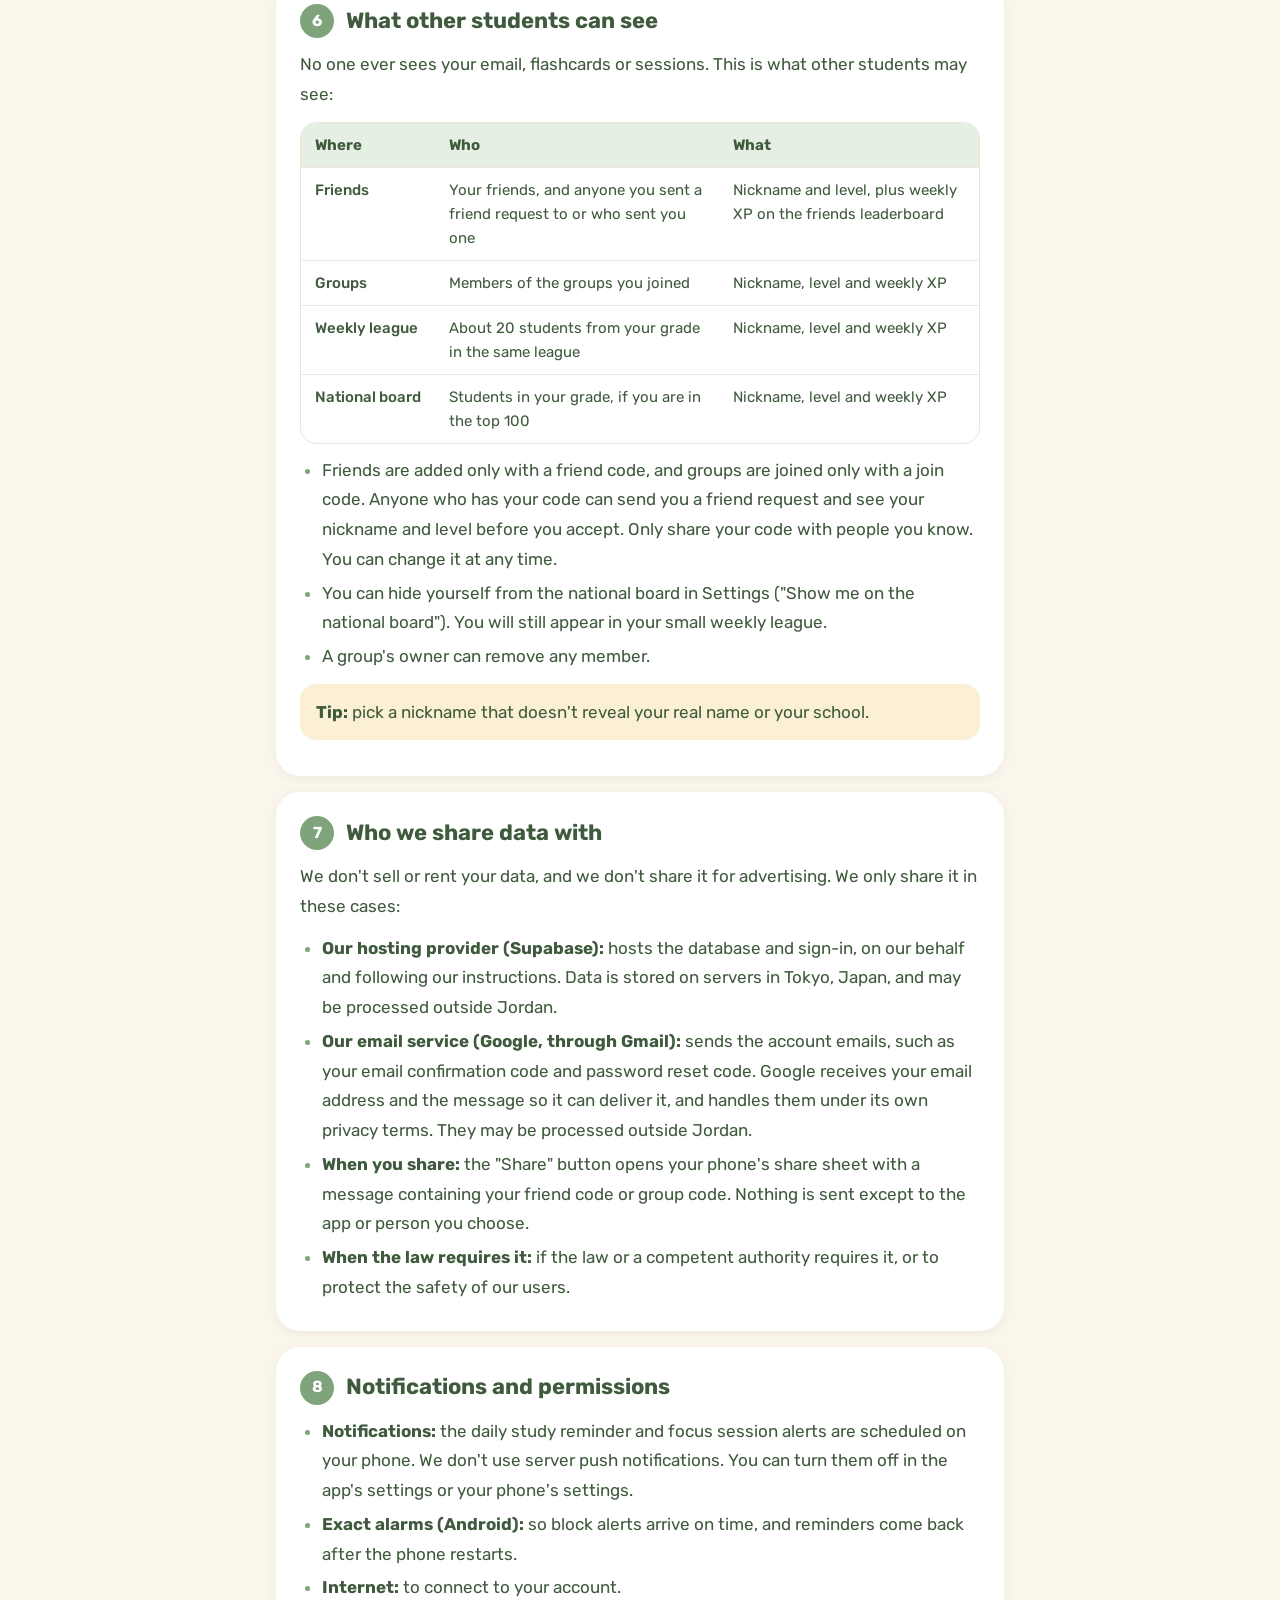
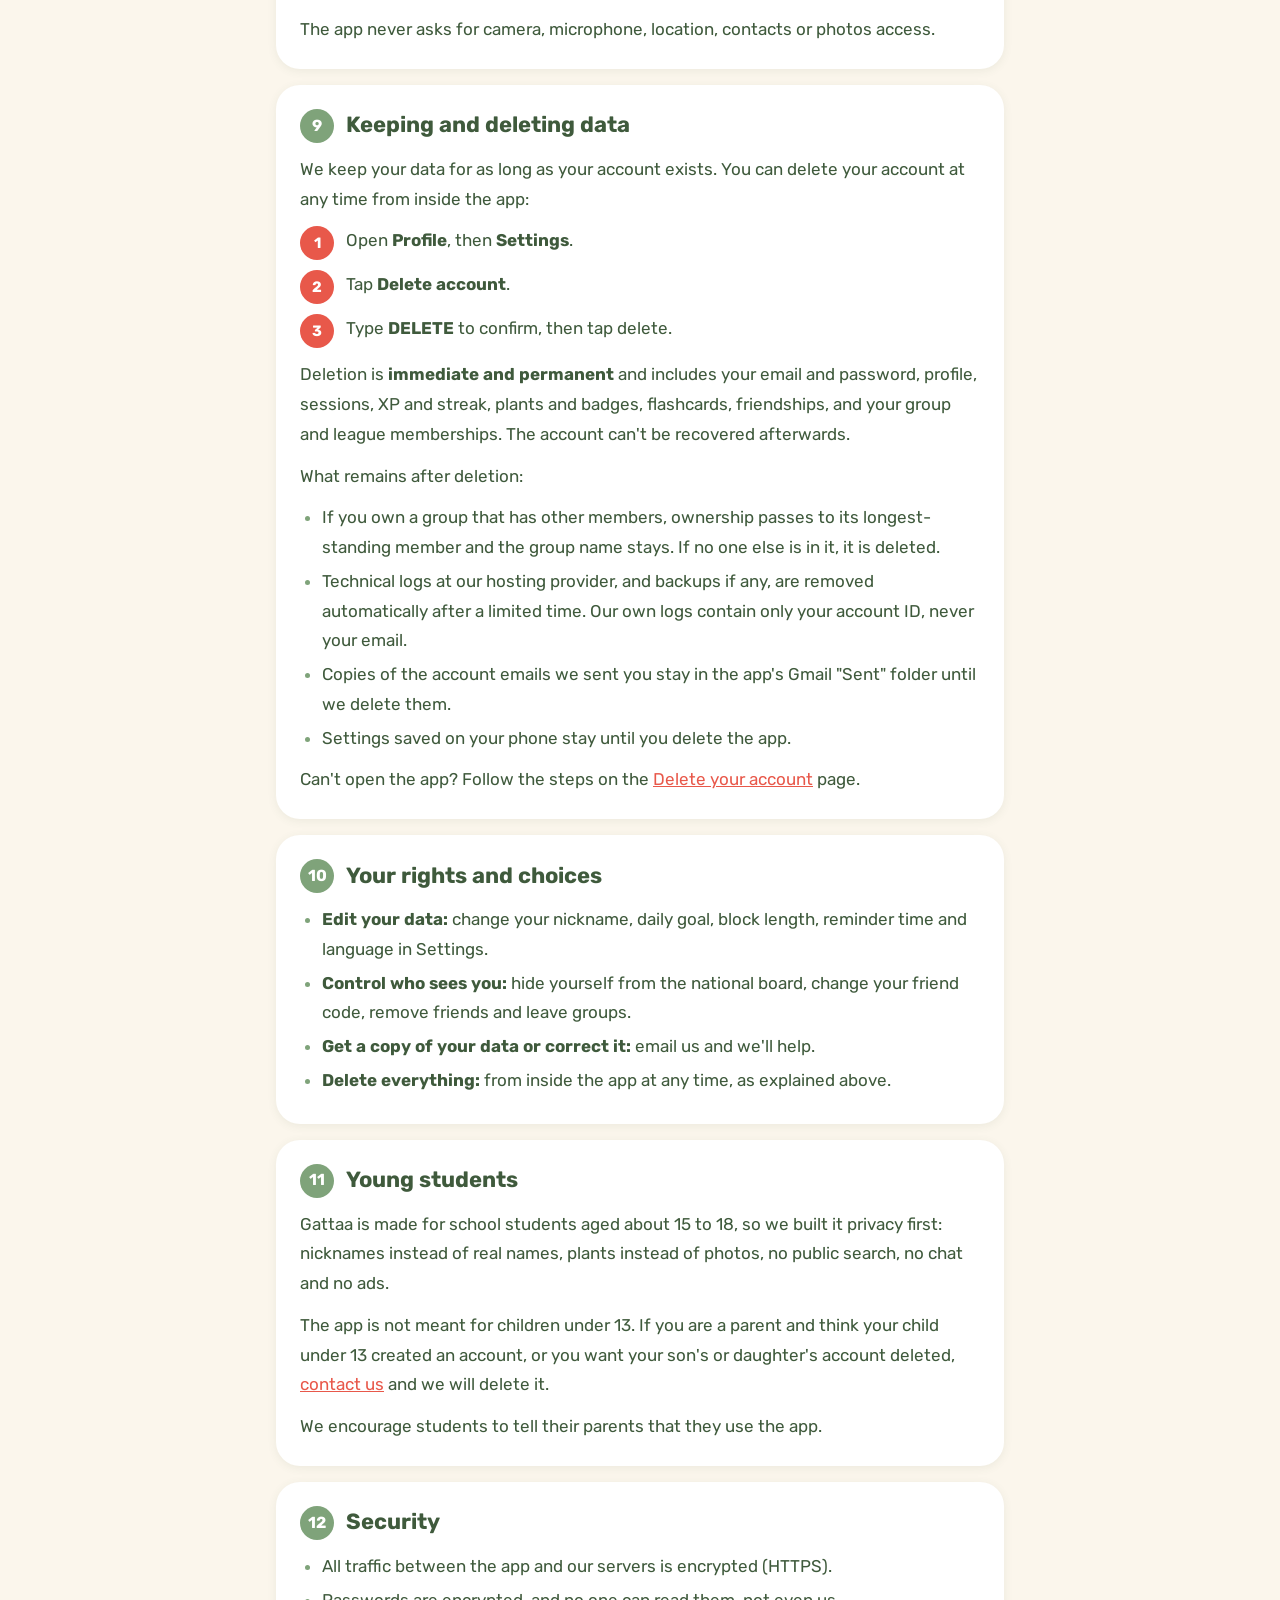
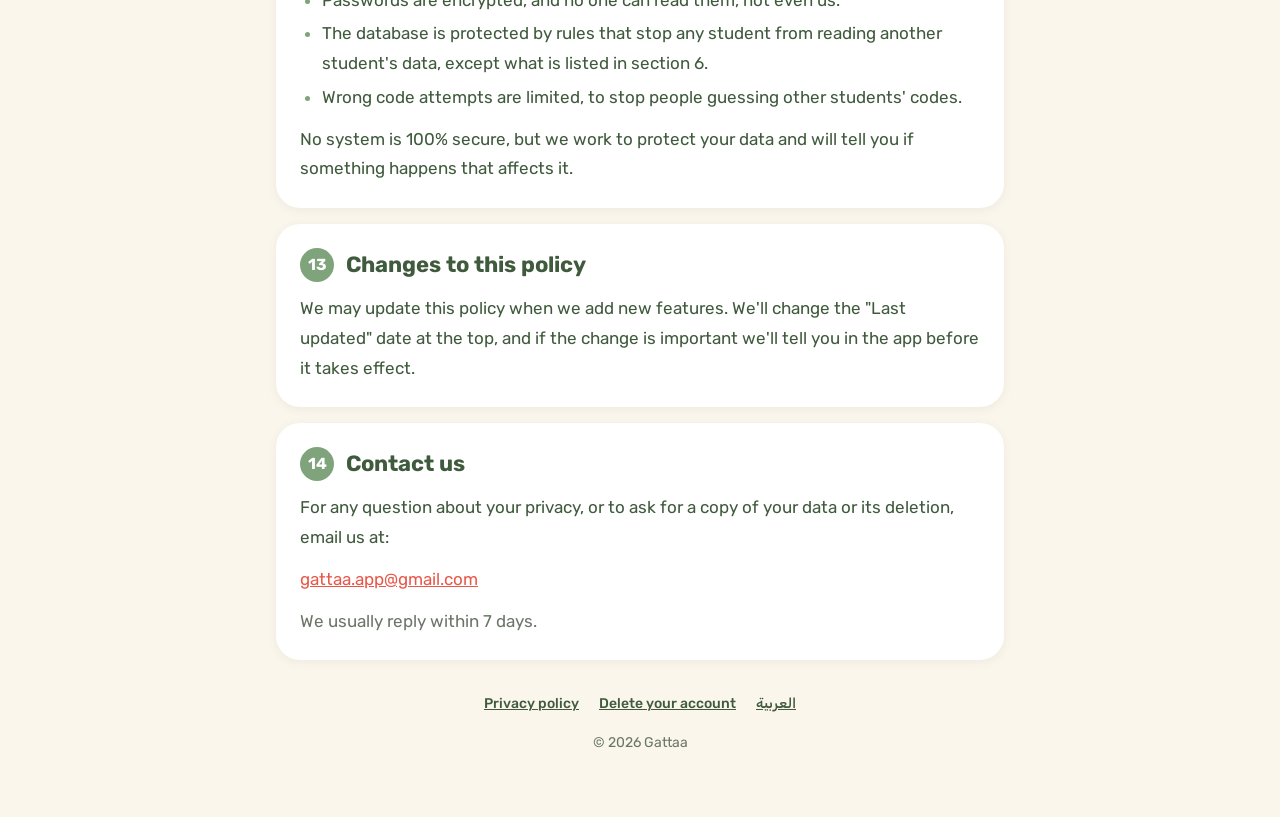
<file: en/index.html>
<!doctype html>
<html lang="en" dir="ltr">
<head>
  <meta charset="utf-8">
  <meta name="viewport" content="width=device-width, initial-scale=1">
  <title>Privacy Policy | Gattaa</title>
  <meta name="description" content="Privacy policy for the Gattaa app: what data we collect, why, who can see it, and how to delete your account.">
  <meta name="theme-color" content="#FBF6EC">
  <link rel="icon" type="image/png" href="../favicon.png">
  <link rel="apple-touch-icon" href="../assets/images/icon.png">
  <link rel="alternate" hreflang="ar" href="../">
  <link rel="alternate" hreflang="en" href="./">
  <link rel="stylesheet" href="../assets/styles.css">
</head>
<body>
  <div class="page">
    <header class="topbar">
      <a class="brand" href="./">
        <img src="../assets/images/icon.png" alt="" width="44" height="44">
        <span>Gattaa</span>
      </a>
      <a class="lang-switch" href="../" hreflang="ar" lang="ar">العربية</a>
    </header>

    <main>
      <section class="hero">
        <div>
          <img class="hero-logo" src="../assets/images/logo.svg" alt="Gattaa" width="260" height="155">
          <h1>Privacy Policy</h1>
          <p>We respect your privacy. This page explains in plain words what data the Gattaa app collects, why, who can see it, and how to delete it.</p>
          <span class="updated">Last updated: 8 October 2026</span>
        </div>
      </section>

      <ul class="summary" aria-label="In short">
        <li><span class="dot">✓</span>We only ask for your email and a nickname, never your real name.</li>
        <li><span class="dot">✓</span>No ads, no analytics or tracking tools, and we never sell your data.</li>
        <li><span class="dot">✓</span>No photos, location, phone number or contacts.</li>
        <li><span class="dot">✓</span>Delete your account and all your progress from inside the app at any time.</li>
      </ul>

      <nav class="toc" aria-label="Contents">
        <h2>Contents</h2>
        <ol>
          <li><a href="#about">Who we are</a></li>
          <li><a href="#collect">Data we collect</a></li>
          <li><a href="#not-collect">What we don't collect</a></li>
          <li><a href="#device">What stays on your phone</a></li>
          <li><a href="#use">How we use your data</a></li>
          <li><a href="#visible">What other students can see</a></li>
          <li><a href="#sharing">Who we share data with</a></li>
          <li><a href="#notifications">Notifications and permissions</a></li>
          <li><a href="#retention">Keeping and deleting data</a></li>
          <li><a href="#choices">Your rights and choices</a></li>
          <li><a href="#teens">Young students</a></li>
          <li><a href="#security">Security</a></li>
          <li><a href="#changes">Changes to this policy</a></li>
          <li><a href="#contact">Contact us</a></li>
        </ol>
      </nav>

      <section class="card" id="about">
        <h2><span class="num">1</span>Who we are</h2>
        <p>Gattaa (قطاعة) is a study app for students in grades 10, 11 and 12 in Jordan. Your plant grows while you study, you earn XP, keep a streak, and compete with your friends, your class and your grade in weekly leagues.</p>
        <p>This policy covers the Gattaa app on iOS and Android. "We" means the Gattaa team, and "you" means the student using the app.</p>
      </section>

      <section class="card" id="collect">
        <h2><span class="num">2</span>Data we collect</h2>
        <p>We only collect what the app needs to work:</p>
        <div class="table-wrap">
          <table class="stack">
            <thead>
              <tr><th>Type</th><th>What exactly</th></tr>
            </thead>
            <tbody>
              <tr>
                <td>Account</td>
                <td>Your email address, your password (stored encrypted, so no one can read it) and the app language.</td>
              </tr>
              <tr>
                <td>Profile</td>
                <td>The nickname you choose, your grade and stream (scientific, literary, …), daily goal, preferred block length, reminder time, your national board setting and your friend code.</td>
              </tr>
              <tr>
                <td>Study activity</td>
                <td>Focus sessions: subject, start, pause and end times, minutes counted, breaks, and the time you left the app if a block was lost.</td>
              </tr>
              <tr>
                <td>Progress</td>
                <td>XP and its history, level, daily study minutes, streak and freeze days, plants and their state, badges and weekly league results.</td>
              </tr>
              <tr>
                <td>Flashcards</td>
                <td>The questions and answers you write yourself, their subject and when they are due for review.</td>
              </tr>
              <tr>
                <td>Friends and groups</td>
                <td>Friend requests and their status; groups you create or join (the group name you type, the join code and your role); and the number of wrong code attempts (to stop guessing).</td>
              </tr>
              <tr>
                <td>Technical data</td>
                <td>When the app talks to our servers, our hosting provider keeps standard technical logs, such as IP address and request time, for security and to run the service.</td>
              </tr>
            </tbody>
          </table>
        </div>
      </section>

      <section class="card" id="not-collect">
        <h2><span class="num">3</span>What we don't collect</h2>
        <ul>
          <li>Your real name, date of birth or phone number.</li>
          <li>Your photos. Your picture in the app is always a plant, never a photo.</li>
          <li>Your location, contacts or files.</li>
          <li>Advertising IDs or tracking data. The app has no third-party ads, analytics or tracking tools.</li>
        </ul>
        <p>There is no public search for students and no chat or messages in the app.</p>
      </section>

      <section class="card" id="device">
        <h2><span class="num">4</span>What stays on your phone</h2>
        <p>The app keeps a few things on your phone only and never sends them to us:</p>
        <ul>
          <li>The app language, and your sign-in session so you don't have to sign in every time.</li>
          <li>The times of your daily reminders and focus session alerts.</li>
          <li>For a short time, the moment you left the app during a block, so it is counted correctly when you come back.</li>
        </ul>
        <div class="callout">
          <p><strong>Screen lock and calls:</strong> during a focus block the app checks, on your phone only, whether the screen is locked or a call is in progress, so you don't lose your block because of them. It only knows "call or no call". It never reads the caller's number or any call details, and sends nothing about it.</p>
        </div>
        <p>This data is removed when you delete the app from your phone.</p>
      </section>

      <section class="card" id="use">
        <h2><span class="num">5</span>How we use your data</h2>
        <ul>
          <li>To run the app: your account, plants, streak, flashcards, friends and groups.</li>
          <li>To calculate XP fairly on the server. The phone never sends XP; the server works it out from session events.</li>
          <li>To show leaderboards and weekly leagues.</li>
          <li>To send only the account emails you need, such as your email confirmation code and password reset code. We don't send marketing emails.</li>
          <li>To protect the service from cheating, code guessing and abuse.</li>
        </ul>
        <p>We don't use your data for advertising, and we don't build a marketing profile of you.</p>
      </section>

      <section class="card" id="visible">
        <h2><span class="num">6</span>What other students can see</h2>
        <p>No one ever sees your email, flashcards or sessions. This is what other students may see:</p>
        <div class="table-wrap">
          <table class="stack">
            <thead>
              <tr><th>Where</th><th>Who</th><th>What</th></tr>
            </thead>
            <tbody>
              <tr>
                <td>Friends</td>
                <td data-label="Who">Your friends, and anyone you sent a friend request to or who sent you one</td>
                <td data-label="What">Nickname and level, plus weekly XP on the friends leaderboard</td>
              </tr>
              <tr>
                <td>Groups</td>
                <td data-label="Who">Members of the groups you joined</td>
                <td data-label="What">Nickname, level and weekly XP</td>
              </tr>
              <tr>
                <td>Weekly league</td>
                <td data-label="Who">About 20 students from your grade in the same league</td>
                <td data-label="What">Nickname, level and weekly XP</td>
              </tr>
              <tr>
                <td>National board</td>
                <td data-label="Who">Students in your grade, if you are in the top 100</td>
                <td data-label="What">Nickname, level and weekly XP</td>
              </tr>
            </tbody>
          </table>
        </div>
        <ul>
          <li>Friends are added only with a friend code, and groups are joined only with a join code. Anyone who has your code can send you a friend request and see your nickname and level before you accept. Only share your code with people you know. You can change it at any time.</li>
          <li>You can hide yourself from the national board in Settings ("Show me on the national board"). You will still appear in your small weekly league.</li>
          <li>A group's owner can remove any member.</li>
        </ul>
        <div class="callout gold">
          <p><strong>Tip:</strong> pick a nickname that doesn't reveal your real name or your school.</p>
        </div>
      </section>

      <section class="card" id="sharing">
        <h2><span class="num">7</span>Who we share data with</h2>
        <p>We don't sell or rent your data, and we don't share it for advertising. We only share it in these cases:</p>
        <ul>
          <li><strong>Our hosting provider (Supabase):</strong> hosts the database and sign-in, on our behalf and following our instructions. Data is stored on servers in Tokyo, Japan, and may be processed outside Jordan.</li>
          <li><strong>Our email service (Google, through Gmail):</strong> sends the account emails, such as your email confirmation code and password reset code. Google receives your email address and the message so it can deliver it, and handles them under its own privacy terms. They may be processed outside Jordan.</li>
          <li><strong>When you share:</strong> the "Share" button opens your phone's share sheet with a message containing your friend code or group code. Nothing is sent except to the app or person you choose.</li>
          <li><strong>When the law requires it:</strong> if the law or a competent authority requires it, or to protect the safety of our users.</li>
        </ul>
      </section>

      <section class="card" id="notifications">
        <h2><span class="num">8</span>Notifications and permissions</h2>
        <ul>
          <li><strong>Notifications:</strong> the daily study reminder and focus session alerts are scheduled on your phone. We don't use server push notifications. You can turn them off in the app's settings or your phone's settings.</li>
          <li><strong>Exact alarms (Android):</strong> so block alerts arrive on time, and reminders come back after the phone restarts.</li>
          <li><strong>Internet:</strong> to connect to your account.</li>
        </ul>
        <p>The app never asks for camera, microphone, location, contacts or photos access.</p>
      </section>

      <section class="card" id="retention">
        <h2><span class="num">9</span>Keeping and deleting data</h2>
        <p>We keep your data for as long as your account exists. You can delete your account at any time from inside the app:</p>
        <ol class="steps">
          <li>Open <strong>Profile</strong>, then <strong>Settings</strong>.</li>
          <li>Tap <strong>Delete account</strong>.</li>
          <li>Type <strong>DELETE</strong> to confirm, then tap delete.</li>
        </ol>
        <p>Deletion is <strong>immediate and permanent</strong> and includes your email and password, profile, sessions, XP and streak, plants and badges, flashcards, friendships, and your group and league memberships. The account can't be recovered afterwards.</p>
        <p>What remains after deletion:</p>
        <ul>
          <li>If you own a group that has other members, ownership passes to its longest-standing member and the group name stays. If no one else is in it, it is deleted.</li>
          <li>Technical logs at our hosting provider, and backups if any, are removed automatically after a limited time. Our own logs contain only your account ID, never your email.</li>
          <li>Copies of the account emails we sent you stay in the app's Gmail "Sent" folder until we delete them.</li>
          <li>Settings saved on your phone stay until you delete the app.</li>
        </ul>
        <p>Can't open the app? Follow the steps on the <a href="delete-account/">Delete your account</a> page.</p>
      </section>

      <section class="card" id="choices">
        <h2><span class="num">10</span>Your rights and choices</h2>
        <ul>
          <li><strong>Edit your data:</strong> change your nickname, daily goal, block length, reminder time and language in Settings.</li>
          <li><strong>Control who sees you:</strong> hide yourself from the national board, change your friend code, remove friends and leave groups.</li>
          <li><strong>Get a copy of your data or correct it:</strong> email us and we'll help.</li>
          <li><strong>Delete everything:</strong> from inside the app at any time, as explained above.</li>
        </ul>
      </section>

      <section class="card" id="teens">
        <h2><span class="num">11</span>Young students</h2>
        <p>Gattaa is made for school students aged about 15 to 18, so we built it privacy first: nicknames instead of real names, plants instead of photos, no public search, no chat and no ads.</p>
        <p>The app is not meant for children under 13. If you are a parent and think your child under 13 created an account, or you want your son's or daughter's account deleted, <a href="#contact">contact us</a> and we will delete it.</p>
        <p>We encourage students to tell their parents that they use the app.</p>
      </section>

      <section class="card" id="security">
        <h2><span class="num">12</span>Security</h2>
        <ul>
          <li>All traffic between the app and our servers is encrypted (HTTPS).</li>
          <li>Passwords are encrypted, and no one can read them, not even us.</li>
          <li>The database is protected by rules that stop any student from reading another student's data, except what is listed in section 6.</li>
          <li>Wrong code attempts are limited, to stop people guessing other students' codes.</li>
        </ul>
        <p>No system is 100% secure, but we work to protect your data and will tell you if something happens that affects it.</p>
      </section>

      <section class="card" id="changes">
        <h2><span class="num">13</span>Changes to this policy</h2>
        <p>We may update this policy when we add new features. We'll change the "Last updated" date at the top, and if the change is important we'll tell you in the app before it takes effect.</p>
      </section>

      <section class="card" id="contact">
        <h2><span class="num">14</span>Contact us</h2>
        <p>For any question about your privacy, or to ask for a copy of your data or its deletion, email us at:</p>
        <p><a href="mailto:gattaa.app@gmail.com">gattaa.app@gmail.com</a></p>
        <p class="muted">We usually reply within 7 days.</p>
      </section>
    </main>

    <footer class="footer">
      <nav>
        <a href="./">Privacy policy</a>
        <a href="delete-account/">Delete your account</a>
        <a href="../" hreflang="ar" lang="ar">العربية</a>
      </nav>
      <p>© 2026 Gattaa</p>
    </footer>
  </div>
</body>
</html>
</file>
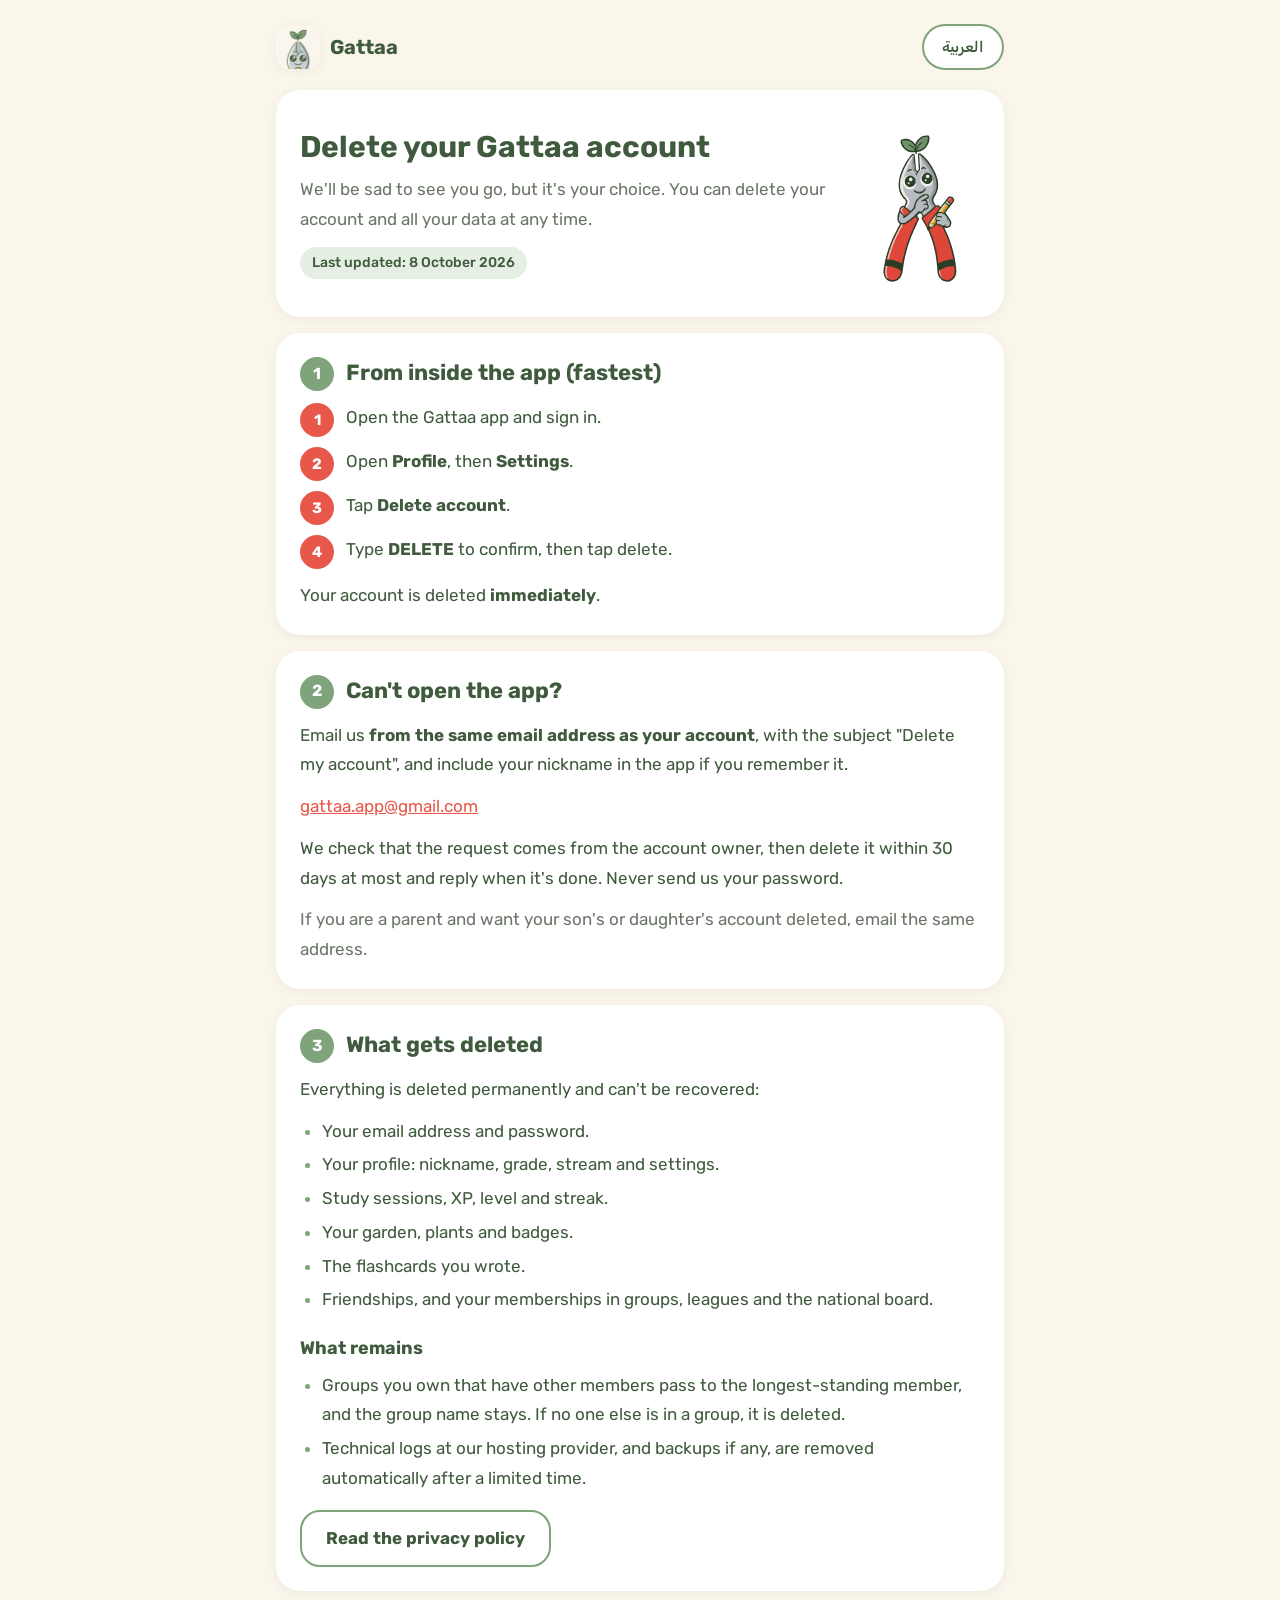
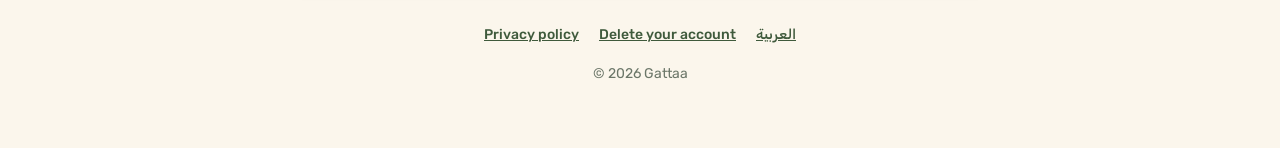
<file: en/delete-account/index.html>
<!doctype html>
<html lang="en" dir="ltr">
<head>
  <meta charset="utf-8">
  <meta name="viewport" content="width=device-width, initial-scale=1">
  <title>Delete Your Account | Gattaa</title>
  <meta name="description" content="How to delete your Gattaa account and all of your data.">
  <meta name="theme-color" content="#FBF6EC">
  <link rel="icon" type="image/png" href="../../favicon.png">
  <link rel="apple-touch-icon" href="../../assets/images/icon.png">
  <link rel="alternate" hreflang="ar" href="../../delete-account/">
  <link rel="alternate" hreflang="en" href="./">
  <link rel="stylesheet" href="../../assets/styles.css">
</head>
<body>
  <div class="page">
    <header class="topbar">
      <a class="brand" href="../">
        <img src="../../assets/images/icon.png" alt="" width="44" height="44">
        <span>Gattaa</span>
      </a>
      <a class="lang-switch" href="../../delete-account/" hreflang="ar" lang="ar">العربية</a>
    </header>

    <main>
      <section class="hero">
        <div>
          <h1>Delete your Gattaa account</h1>
          <p>We'll be sad to see you go, but it's your choice. You can delete your account and all your data at any time.</p>
          <span class="updated">Last updated: 8 October 2026</span>
        </div>
        <img class="hero-mascot" src="../../assets/images/mascot_think.svg" alt="" width="120" height="171">
      </section>

      <section class="card" id="in-app">
        <h2><span class="num">1</span>From inside the app (fastest)</h2>
        <ol class="steps">
          <li>Open the Gattaa app and sign in.</li>
          <li>Open <strong>Profile</strong>, then <strong>Settings</strong>.</li>
          <li>Tap <strong>Delete account</strong>.</li>
          <li>Type <strong>DELETE</strong> to confirm, then tap delete.</li>
        </ol>
        <p>Your account is deleted <strong>immediately</strong>.</p>
      </section>

      <section class="card" id="by-email">
        <h2><span class="num">2</span>Can't open the app?</h2>
        <p>Email us <strong>from the same email address as your account</strong>, with the subject "Delete my account", and include your nickname in the app if you remember it.</p>
        <p><a href="mailto:gattaa.app@gmail.com?subject=Delete%20my%20Gattaa%20account">gattaa.app@gmail.com</a></p>
        <p>We check that the request comes from the account owner, then delete it within 30 days at most and reply when it's done. Never send us your password.</p>
        <p class="muted">If you are a parent and want your son's or daughter's account deleted, email the same address.</p>
      </section>

      <section class="card" id="what">
        <h2><span class="num">3</span>What gets deleted</h2>
        <p>Everything is deleted permanently and can't be recovered:</p>
        <ul>
          <li>Your email address and password.</li>
          <li>Your profile: nickname, grade, stream and settings.</li>
          <li>Study sessions, XP, level and streak.</li>
          <li>Your garden, plants and badges.</li>
          <li>The flashcards you wrote.</li>
          <li>Friendships, and your memberships in groups, leagues and the national board.</li>
        </ul>
        <h3>What remains</h3>
        <ul>
          <li>Groups you own that have other members pass to the longest-standing member, and the group name stays. If no one else is in a group, it is deleted.</li>
          <li>Technical logs at our hosting provider, and backups if any, are removed automatically after a limited time.</li>
        </ul>
        <div class="actions">
          <a class="button outline" href="../#retention">Read the privacy policy</a>
        </div>
      </section>
    </main>

    <footer class="footer">
      <nav>
        <a href="../">Privacy policy</a>
        <a href="./">Delete your account</a>
        <a href="../../delete-account/" hreflang="ar" lang="ar">العربية</a>
      </nav>
      <p>© 2026 Gattaa</p>
    </footer>
  </div>
</body>
</html>
</file>
<file: assets/styles.css>
/* Gattaa privacy site. Colours and shapes match lib/core/theme in the app. */

@font-face {
  font-family: "Rubik";
  src: url("fonts/Rubik-Regular.ttf") format("truetype");
  font-weight: 400;
  font-display: swap;
}
@font-face {
  font-family: "Rubik";
  src: url("fonts/Rubik-Medium.ttf") format("truetype");
  font-weight: 500;
  font-display: swap;
}
@font-face {
  font-family: "Rubik";
  src: url("fonts/Rubik-Bold.ttf") format("truetype");
  font-weight: 700;
  font-display: swap;
}

:root {
  --sage: #7fa37a;
  --deep-sage: #3f5a3c;
  --cream: #fbf6ec;
  --coral: #e8584a;
  --gold: #e5b53a;
  --surface: #ffffff;
  --text-muted: #6b7668;
  --track: #ece6d9;
  --sage-tint: #e6efe3;
  --coral-tint: #fbe4e1;
  --gold-tint: #fbf0d3;
  --shadow: 0 2px 10px rgba(63, 90, 60, 0.08);
  --radius-sm: 12px;
  --radius-md: 16px;
  --radius-lg: 24px;
}

* {
  box-sizing: border-box;
}

html {
  -webkit-text-size-adjust: 100%;
  scroll-behavior: smooth;
}

body {
  margin: 0;
  background: var(--cream);
  color: var(--deep-sage);
  font-family: "Rubik", system-ui, -apple-system, "Segoe UI", Tahoma, sans-serif;
  font-size: 17px;
  line-height: 1.75;
}

.page {
  max-width: 760px;
  margin: 0 auto;
  padding: 16px 16px 48px;
}

/* Header */

.topbar {
  display: flex;
  align-items: center;
  justify-content: space-between;
  gap: 12px;
  padding: 8px 0 20px;
}

.brand {
  display: flex;
  align-items: center;
  gap: 10px;
  color: inherit;
  text-decoration: none;
}

.brand img {
  width: 44px;
  height: 44px;
  border-radius: var(--radius-sm);
  box-shadow: var(--shadow);
}

.brand span {
  font-weight: 700;
  font-size: 20px;
}

.lang-switch {
  display: inline-flex;
  align-items: center;
  min-height: 44px;
  padding: 8px 18px;
  border: 2px solid var(--sage);
  border-radius: 999px;
  color: var(--deep-sage);
  font-weight: 500;
  font-size: 15px;
  text-decoration: none;
  background: var(--surface);
}

.lang-switch:hover,
.lang-switch:focus-visible {
  background: var(--sage-tint);
}

/* Hero */

.hero {
  display: flex;
  align-items: center;
  gap: 20px;
  padding: 28px 24px;
  background: var(--surface);
  border-radius: var(--radius-lg);
  box-shadow: var(--shadow);
}

.hero-logo {
  display: block;
  width: min(260px, 70%);
  height: auto;
  margin: 0 0 8px;
}

.hero-mascot {
  flex: 0 0 auto;
  width: 120px;
  height: auto;
}

.hero h1 {
  margin: 0;
  font-size: 30px;
  line-height: 1.3;
}

.hero p {
  margin: 8px 0 0;
  color: var(--text-muted);
}

.updated {
  display: inline-block;
  margin-top: 12px;
  padding: 4px 12px;
  border-radius: 999px;
  background: var(--sage-tint);
  color: var(--deep-sage);
  font-size: 14px;
  font-weight: 500;
}

/* Summary chips */

.summary {
  display: grid;
  grid-template-columns: repeat(2, minmax(0, 1fr));
  gap: 12px;
  margin: 16px 0 0;
  padding: 0;
  list-style: none;
}

.summary li {
  display: flex;
  align-items: flex-start;
  gap: 10px;
  padding: 14px 16px;
  background: var(--surface);
  border-radius: var(--radius-md);
  box-shadow: var(--shadow);
  font-size: 15px;
  line-height: 1.6;
  font-weight: 500;
}

.dot {
  flex: 0 0 auto;
  display: grid;
  place-items: center;
  width: 30px;
  height: 30px;
  border-radius: 50%;
  background: var(--sage-tint);
  color: var(--deep-sage);
  font-size: 15px;
  line-height: 1;
}

.dot.coral {
  background: var(--coral-tint);
  color: var(--coral);
}

.dot.gold {
  background: var(--gold-tint);
}

/* Table of contents */

.toc {
  margin: 16px 0 0;
  padding: 20px 24px;
  background: var(--surface);
  border-radius: var(--radius-lg);
  box-shadow: var(--shadow);
}

.toc h2 {
  margin: 0 0 8px;
  font-size: 18px;
}

.toc ol {
  margin: 0;
  padding-inline-start: 22px;
  columns: 2;
  column-gap: 32px;
}

.toc a {
  color: var(--deep-sage);
  text-decoration: none;
  font-size: 15px;
}

.toc a:hover,
.toc a:focus-visible {
  color: var(--coral);
  text-decoration: underline;
}

/* Sections */

.card {
  margin: 16px 0 0;
  padding: 24px;
  background: var(--surface);
  border-radius: var(--radius-lg);
  box-shadow: var(--shadow);
  scroll-margin-top: 16px;
}

.card h2 {
  display: flex;
  align-items: center;
  gap: 12px;
  margin: 0 0 12px;
  font-size: 22px;
  line-height: 1.4;
}

.card h2 .num {
  flex: 0 0 auto;
  display: grid;
  place-items: center;
  width: 34px;
  height: 34px;
  border-radius: 50%;
  background: var(--sage);
  color: #fff;
  font-size: 16px;
}

.card h3 {
  margin: 18px 0 6px;
  font-size: 18px;
}

.card p {
  margin: 0 0 12px;
}

.card p:last-child,
.card ul:last-child {
  margin-bottom: 0;
}

.card ul {
  margin: 0 0 12px;
  padding-inline-start: 22px;
}

.card li {
  margin: 4px 0;
}

.card li::marker {
  color: var(--sage);
}

.muted {
  color: var(--text-muted);
}

a {
  color: var(--coral);
}

/* Data table */

.table-wrap {
  overflow-x: auto;
  margin: 8px 0 12px;
  border: 1px solid var(--track);
  border-radius: var(--radius-md);
}

table {
  width: 100%;
  border-collapse: collapse;
  font-size: 15px;
  line-height: 1.6;
}

th,
td {
  padding: 10px 14px;
  text-align: start;
  vertical-align: top;
  border-bottom: 1px solid var(--track);
}

tr:last-child td {
  border-bottom: 0;
}

th {
  background: var(--sage-tint);
  font-weight: 700;
}

td:first-child {
  font-weight: 500;
  white-space: nowrap;
}

/* Callouts */

.callout {
  display: flex;
  gap: 12px;
  margin: 12px 0;
  padding: 14px 16px;
  border-radius: var(--radius-md);
  background: var(--sage-tint);
  line-height: 1.65;
}

.callout.coral {
  background: var(--coral-tint);
}

.callout.gold {
  background: var(--gold-tint);
}

.callout p {
  margin: 0;
}

/* Steps (delete account page) */

.steps {
  counter-reset: step;
  margin: 8px 0 12px;
  padding: 0;
  list-style: none;
}

.steps li {
  counter-increment: step;
  position: relative;
  margin: 0 0 10px;
  padding-inline-start: 46px;
  min-height: 34px;
}

.steps li::before {
  content: counter(step);
  position: absolute;
  inset-inline-start: 0;
  top: 0;
  display: grid;
  place-items: center;
  width: 34px;
  height: 34px;
  border-radius: 50%;
  background: var(--coral);
  color: #fff;
  font-weight: 700;
  font-size: 15px;
}

.button {
  display: inline-flex;
  align-items: center;
  justify-content: center;
  min-height: 52px;
  padding: 12px 24px;
  border-radius: 20px;
  background: var(--coral);
  color: #fff;
  font-weight: 700;
  font-size: 17px;
  text-decoration: none;
}

.button:hover,
.button:focus-visible {
  background: #d94b3d;
}

.button.outline {
  background: var(--surface);
  color: var(--deep-sage);
  border: 2px solid var(--sage);
}

.button.outline:hover,
.button.outline:focus-visible {
  background: var(--sage-tint);
}

.actions {
  display: flex;
  flex-wrap: wrap;
  gap: 12px;
  margin-top: 16px;
}

/* Footer */

.footer {
  margin-top: 32px;
  text-align: center;
  color: var(--text-muted);
  font-size: 14px;
}

.footer nav {
  display: flex;
  flex-wrap: wrap;
  justify-content: center;
  gap: 8px 20px;
  margin-bottom: 8px;
}

.footer a {
  color: var(--deep-sage);
  font-weight: 500;
}

/* Numbers, emails and Latin words inside Arabic text */

.ltr {
  direction: ltr;
  unicode-bidi: isolate;
}

:focus-visible {
  outline: 3px solid var(--gold);
  outline-offset: 2px;
}

@media (max-width: 600px) {
  body {
    font-size: 16px;
  }

  .hero {
    flex-direction: column-reverse;
    text-align: center;
    padding: 24px 20px;
  }

  .hero-logo {
    margin: 0 auto 8px;
  }

  .hero-mascot {
    width: 96px;
  }

  .hero h1 {
    font-size: 26px;
  }

  .summary {
    grid-template-columns: 1fr;
  }

  .toc ol {
    columns: 1;
  }

  .card {
    padding: 20px 18px;
  }

  .card h2 {
    font-size: 20px;
  }

  td:first-child {
    white-space: normal;
  }

  .actions .button {
    width: 100%;
  }
}

@media print {
  body {
    background: #fff;
  }

  .card,
  .hero,
  .toc,
  .summary li {
    box-shadow: none;
    border: 1px solid var(--track);
  }

  .lang-switch,
  .toc,
  .actions {
    display: none;
  }
}

/* Tables become stacked blocks on phones */

@media (max-width: 600px) {
  table.stack thead {
    display: none;
  }

  table.stack tr {
    display: block;
    padding: 12px 14px;
    border-bottom: 1px solid var(--track);
  }

  table.stack tr:last-child {
    border-bottom: 0;
  }

  table.stack td {
    display: block;
    padding: 2px 0;
    border: 0;
  }

  table.stack td:first-child {
    font-weight: 700;
    margin-bottom: 2px;
  }

  table.stack td[data-label]::before {
    content: attr(data-label) ": ";
    color: var(--text-muted);
    font-weight: 500;
  }
}
</file>
